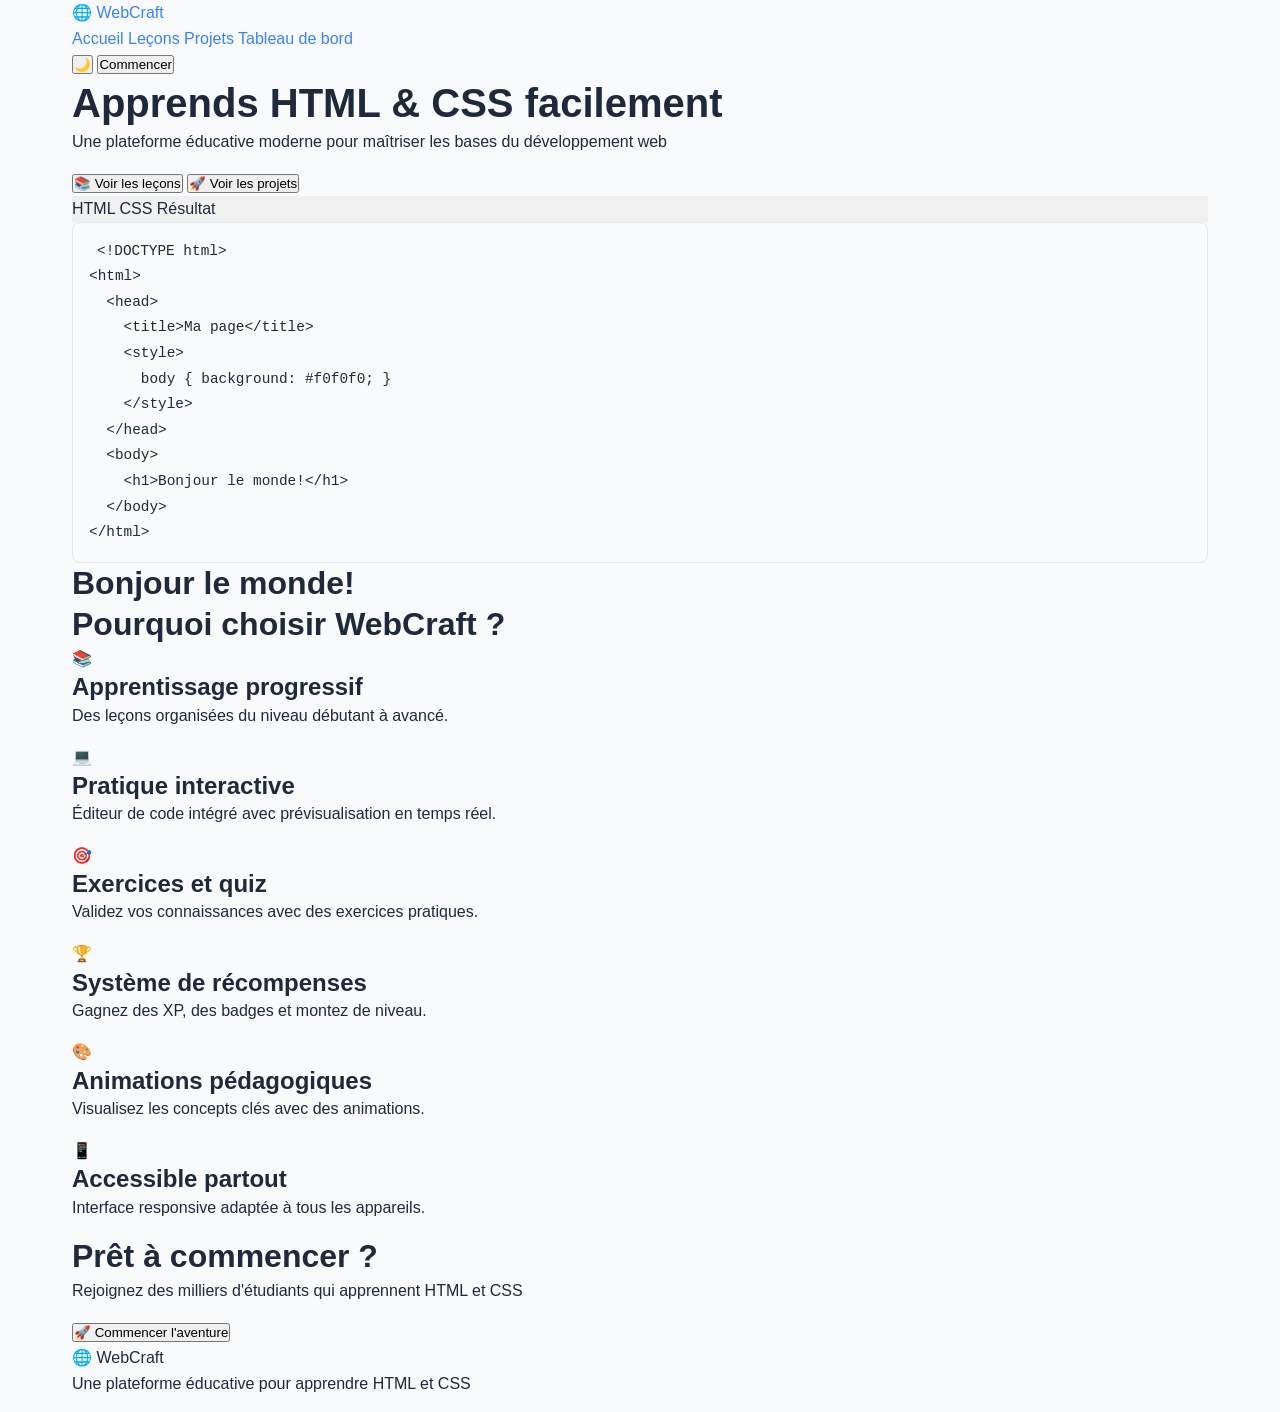
<file: index.html>
<!DOCTYPE html>
<html lang="fr">
<head>
    <meta charset="UTF-8">
    <meta name="viewport" content="width=device-width, initial-scale=1.0">
    <title>WebCraft - Apprendre HTML et CSS</title>
    <link rel="stylesheet" href="css/main.css">
    <link rel="stylesheet" href="css/themes/light.css" id="theme-stylesheet">
</head>
<body>
    <header class="header">
        <div class="container">
            <a href="index.html" class="logo">
                <span class="logo-icon">🌐</span>
                <span class="logo-text">WebCraft</span>
            </a>
            <nav class="navbar">
                <a href="index.html" class="nav-link active">Accueil</a>
                <a href="lessons.html" class="nav-link">Leçons</a>
                <a href="projects.html" class="nav-link">Projets</a>
                <a href="dashboard.html" class="nav-link">Tableau de bord</a>
            </nav>
            <div class="header-actions">
                <button class="btn btn-icon theme-toggle" id="theme-toggle">
                    <span class="icon">🌙</span>
                </button>
                <button class="btn btn-primary" onclick="window.location.href='lessons.html'">Commencer</button>
            </div>
        </div>
    </header>

    <main>
        <section class="hero">
            <div class="container">
                <div class="hero-content">
                    <h1 class="hero-title">Apprends <span class="highlight">HTML & CSS</span> facilement</h1>
                    <p class="hero-subtitle">Une plateforme éducative moderne pour maîtriser les bases du développement web</p>
                    <div class="hero-buttons">
                        <button class="btn btn-primary btn-large" onclick="window.location.href='lessons.html'">
                            <span class="icon">📚</span> Voir les leçons
                        </button>
                        <button class="btn btn-secondary btn-large" onclick="window.location.href='projects.html'">
                            <span class="icon">🚀</span> Voir les projets
                        </button>
                    </div>
                </div>
                <div class="hero-illustration">
                    <div class="code-preview">
                        <div class="code-header">
                            <span class="code-tab active">HTML</span>
                            <span class="code-tab">CSS</span>
                            <span class="code-tab">Résultat</span>
                        </div>
                        <pre class="code-block"><code>&lt;!DOCTYPE html&gt;
&lt;html&gt;
  &lt;head&gt;
    &lt;title&gt;Ma page&lt;/title&gt;
    &lt;style&gt;
      body { background: #f0f0f0; }
    &lt;/style&gt;
  &lt;/head&gt;
  &lt;body&gt;
    &lt;h1&gt;Bonjour le monde!&lt;/h1&gt;
  &lt;/body&gt;
&lt;/html&gt;</code></pre>
                        <div class="preview-frame">
                            <h2>Bonjour le monde!</h2>
                        </div>
                    </div>
                </div>
            </div>
        </section>

        <section class="features">
            <div class="container">
                <h2 class="section-title">Pourquoi choisir WebCraft ?</h2>
                <div class="features-grid">
                    <div class="feature-card">
                        <div class="feature-icon">📚</div>
                        <h3>Apprentissage progressif</h3>
                        <p>Des leçons organisées du niveau débutant à avancé.</p>
                    </div>
                    <div class="feature-card">
                        <div class="feature-icon">💻</div>
                        <h3>Pratique interactive</h3>
                        <p>Éditeur de code intégré avec prévisualisation en temps réel.</p>
                    </div>
                    <div class="feature-card">
                        <div class="feature-icon">🎯</div>
                        <h3>Exercices et quiz</h3>
                        <p>Validez vos connaissances avec des exercices pratiques.</p>
                    </div>
                    <div class="feature-card">
                        <div class="feature-icon">🏆</div>
                        <h3>Système de récompenses</h3>
                        <p>Gagnez des XP, des badges et montez de niveau.</p>
                    </div>
                    <div class="feature-card">
                        <div class="feature-icon">🎨</div>
                        <h3>Animations pédagogiques</h3>
                        <p>Visualisez les concepts clés avec des animations.</p>
                    </div>
                    <div class="feature-card">
                        <div class="feature-icon">📱</div>
                        <h3>Accessible partout</h3>
                        <p>Interface responsive adaptée à tous les appareils.</p>
                    </div>
                </div>
            </div>
        </section>

        <section class="cta">
            <div class="container">
                <h2 class="section-title">Prêt à commencer ?</h2>
                <p class="cta-subtitle">Rejoignez des milliers d'étudiants qui apprennent HTML et CSS</p>
                <button class="btn btn-primary btn-xlarge" onclick="window.location.href='lessons.html'">
                    <span class="icon">🚀</span> Commencer l'aventure
                </button>
            </div>
        </section>
    </main>

    <footer class="footer">
        <div class="container">
            <div class="footer-content">
                <div class="footer-brand">
                    <span class="logo-icon">🌐</span>
                    <span class="logo-text">WebCraft</span>
                </div>
                <p class="footer-text">Une plateforme éducative pour apprendre HTML et CSS</p>
            </div>
        </div>
    </footer>

    <script src="js/main.js"></script>
</body>
</html>
</file>
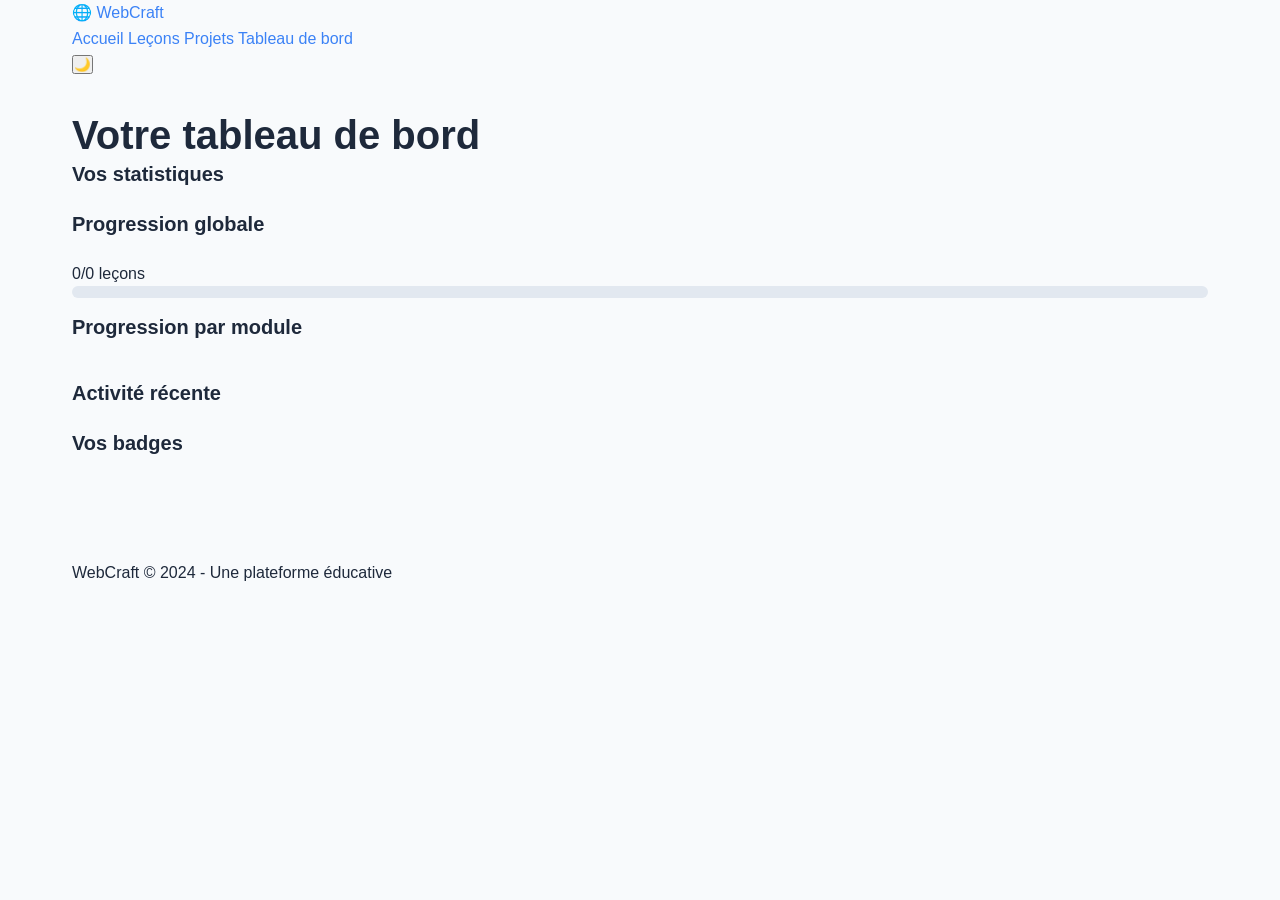
<file: dashboard.html>
<!DOCTYPE html>
<html lang="fr">
<head>
    <meta charset="UTF-8">
    <meta name="viewport" content="width=device-width, initial-scale=1.0">
    <title>Tableau de bord - WebCraft</title>
    <link rel="stylesheet" href="css/main.css">
    <link rel="stylesheet" href="css/pages/dashboard.css">
    <link rel="stylesheet" href="css/themes/light.css" id="theme-stylesheet">
</head>
<body>
    <header class="header">
        <div class="container">
            <a href="index.html" class="logo">
                <span class="logo-icon">🌐</span>
                <span class="logo-text">WebCraft</span>
            </a>
            <nav class="navbar">
                <a href="index.html" class="nav-link">Accueil</a>
                <a href="lessons.html" class="nav-link">Leçons</a>
                <a href="projects.html" class="nav-link">Projets</a>
                <a href="dashboard.html" class="nav-link active">Tableau de bord</a>
            </nav>
            <div class="header-actions">
                <button class="btn btn-icon theme-toggle" id="theme-toggle">
                    <span class="icon">🌙</span>
                </button>
            </div>
        </div>
    </header>

    <main>
        <section class="dashboard">
            <div class="container">
                <h1 class="page-title">Votre tableau de bord</h1>

                <section class="user-stats">
                    <h2 class="section-title">Vos statistiques</h2>
                    <div class="stats-grid" id="user-stats">
                        <!-- Les stats seront chargées dynamiquement par JavaScript -->
                    </div>
                </section>

                <section class="progress-overview">
                    <h2 class="section-title">Progression globale</h2>
                    <div class="progress-bar-container">
                        <div class="progress-label" id="global-progress-label">0/0 leçons</div>
                        <div class="progress-bar">
                            <div class="progress-fill" id="global-progress-fill" style="width: 0%"></div>
                        </div>
                    </div>
                </section>

                <section class="course-progress">
                    <h2 class="section-title">Progression par module</h2>
                    <div class="courses-list" id="courses-list">
                        <!-- Les cours seront chargés dynamiquement -->
                    </div>
                </section>

                <section class="recent-activity">
                    <h2 class="section-title">Activité récente</h2>
                    <div class="activity-list" id="activity-list">
                        <!-- L'activité sera chargée dynamiquement -->
                    </div>
                </section>

                <section class="badges-section">
                    <h2 class="section-title">Vos badges</h2>
                    <div class="badges-grid" id="badges-grid">
                        <!-- Les badges seront chargés dynamiquement -->
                    </div>
                </section>
            </div>
        </section>
    </main>

    <footer class="footer">
        <div class="container">
            <p>WebCraft © 2024 - Une plateforme éducative</p>
        </div>
    </footer>

    <script src="js/main.js"></script>
    <script src="js/models/UserProgress.js"></script>
    <script src="js/data/loader.js"></script>
    <script>
        // Charger les données et initialiser le dashboard
        document.addEventListener('DOMContentLoaded', function() {
            const userProgress = new UserProgress();
            const coursesData = loader.loadCourses();

            // Initialiser le dashboard avec les données
            // (Le code complet serait dans js/views/DashboardView.js)
        });
    </script>
</body>
</html>
</file>
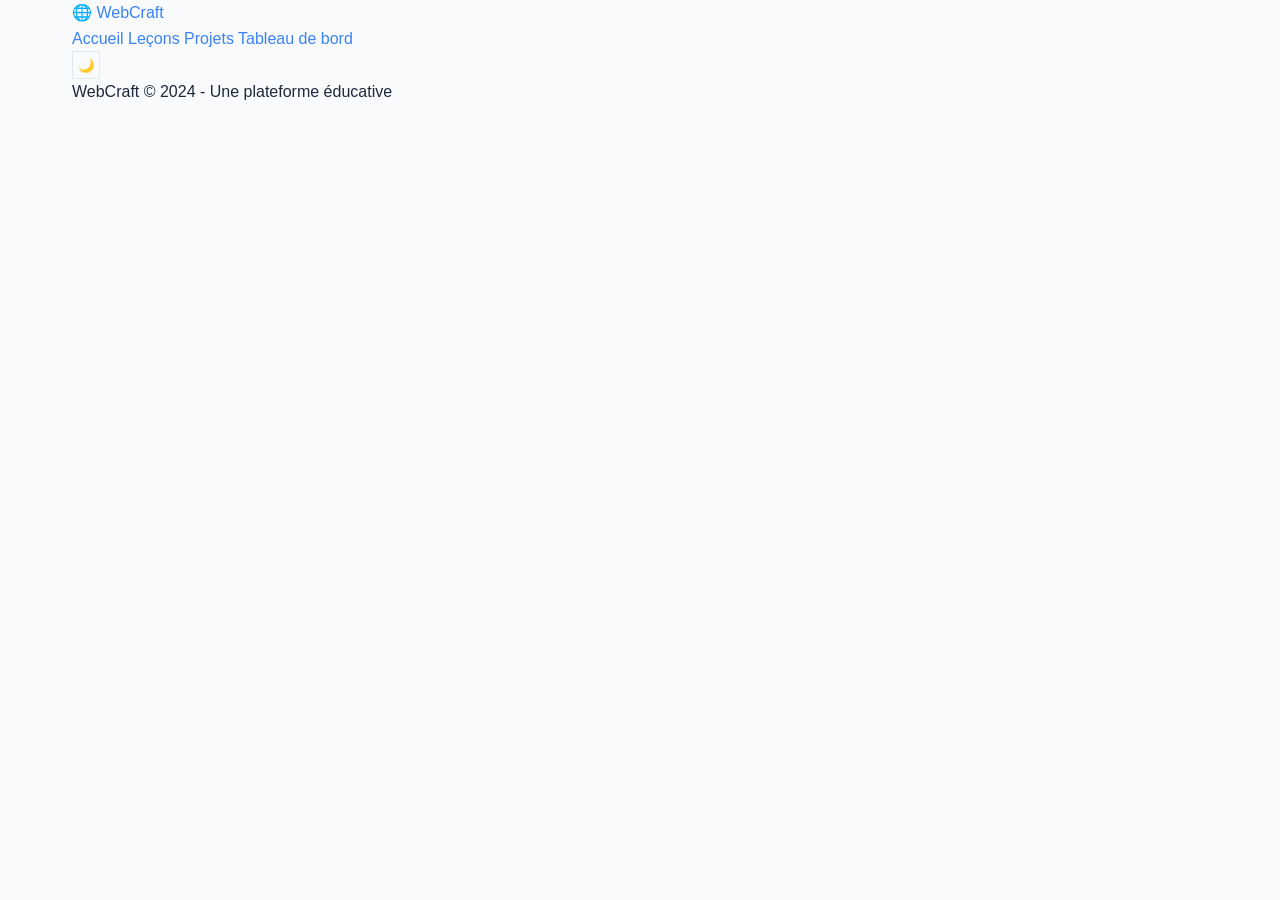
<file: editor.html>
<!DOCTYPE html>
<html lang="fr">
<head>
    <meta charset="UTF-8">
    <meta name="viewport" content="width=device-width, initial-scale=1.0">
    <title>Éditeur de code - WebCraft</title>
    <link rel="stylesheet" href="css/main.css">
    <link rel="stylesheet" href="css/pages/editor.css">
    <link rel="stylesheet" href="css/themes/light.css" id="theme-stylesheet">
</head>
<body>
    <header class="header">
        <div class="container">
            <a href="index.html" class="logo">
                <span class="logo-icon">🌐</span>
                <span class="logo-text">WebCraft</span>
            </a>
            <nav class="navbar">
                <a href="index.html" class="nav-link">Accueil</a>
                <a href="lessons.html" class="nav-link">Leçons</a>
                <a href="projects.html" class="nav-link">Projets</a>
                <a href="dashboard.html" class="nav-link">Tableau de bord</a>
            </nav>
            <div class="header-actions">
                <button class="btn btn-icon theme-toggle" id="theme-toggle">
                    <span class="icon">🌙</span>
                </button>
            </div>
        </div>
    </header>

    <main>
        <section class="editor">
            <div class="container">
                <div id="editor-container">
                    <!-- Le contenu de l'éditeur sera chargé dynamiquement -->
                </div>
            </div>
        </section>
    </main>

    <footer class="footer">
        <div class="container">
            <p>WebCraft © 2024 - Une plateforme éducative</p>
        </div>
    </footer>

    <script src="js/main.js"></script>
    <script src="js/models/UserProgress.js"></script>
    <script src="js/data/loader.js"></script>
    <script src="js/components/CodeEditor.js"></script>
    <script src="js/views/EditorView.js"></script>
    <script>
        document.addEventListener('DOMContentLoaded', function() {
            const userProgress = new UserProgress();
            const coursesData = loader.loadCourses();
            new EditorView(userProgress, coursesData);
        });
    </script>
</body>
</html>
</file>
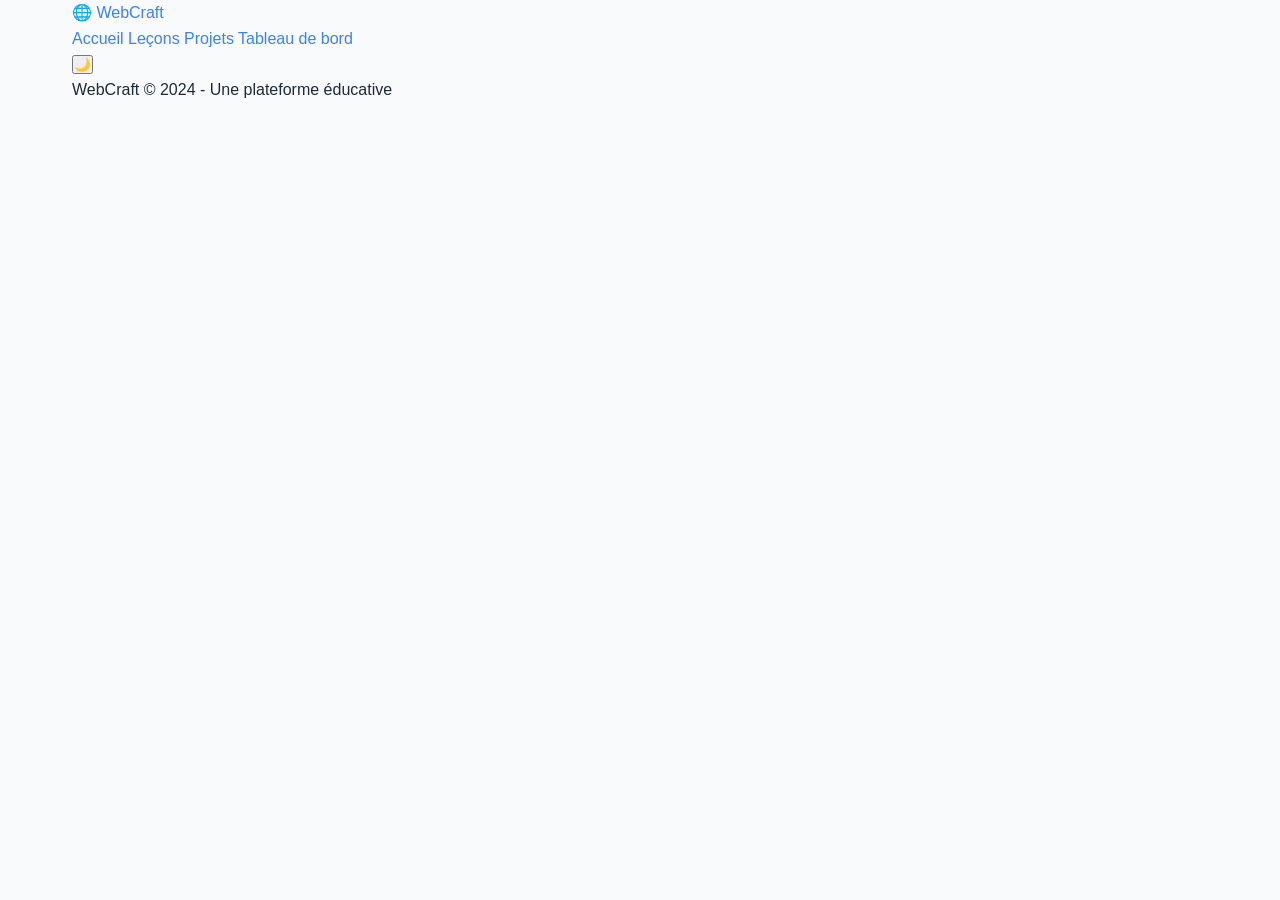
<file: lesson.html>
<!DOCTYPE html>
<html lang="fr">
<head>
    <meta charset="UTF-8">
    <meta name="viewport" content="width=device-width, initial-scale=1.0">
    <title>Leçon - WebCraft</title>
    <link rel="stylesheet" href="css/main.css">
    <link rel="stylesheet" href="css/pages/lesson.css">
    <link rel="stylesheet" href="css/themes/light.css" id="theme-stylesheet">
</head>
<body>
    <header class="header">
        <div class="container">
            <a href="index.html" class="logo">
                <span class="logo-icon">🌐</span>
                <span class="logo-text">WebCraft</span>
            </a>
            <nav class="navbar">
                <a href="index.html" class="nav-link">Accueil</a>
                <a href="lessons.html" class="nav-link">Leçons</a>
                <a href="projects.html" class="nav-link">Projets</a>
                <a href="dashboard.html" class="nav-link">Tableau de bord</a>
            </nav>
            <div class="header-actions">
                <button class="btn btn-icon theme-toggle" id="theme-toggle">
                    <span class="icon">🌙</span>
                </button>
            </div>
        </div>
    </header>

    <main>
        <section class="lesson">
            <div class="container">
                <div id="lesson-container">
                    <!-- Le contenu de la leçon sera chargé dynamiquement -->
                </div>
            </div>
        </section>
    </main>

    <footer class="footer">
        <div class="container">
            <p>WebCraft © 2024 - Une plateforme éducative</p>
        </div>
    </footer>

    <script src="js/main.js"></script>
    <script src="js/data/loader.js"></script>
    <script src="js/models/UserProgress.js"></script>
    <script src="js/views/LessonView.js"></script>
    <script>
        document.addEventListener('DOMContentLoaded', function() {
            const urlParams = new URLSearchParams(window.location.search);
            const lessonId = urlParams.get('lesson');

            if (lessonId) {
                const coursesData = loader.loadCourses();
                const lessonData = loader.findLessonById(lessonId, coursesData);
                const userProgress = new UserProgress();

                if (lessonData) {
                    new LessonView(lessonData, userProgress, coursesData);
                }
            }
        });
    </script>
</body>
</html>
</file>
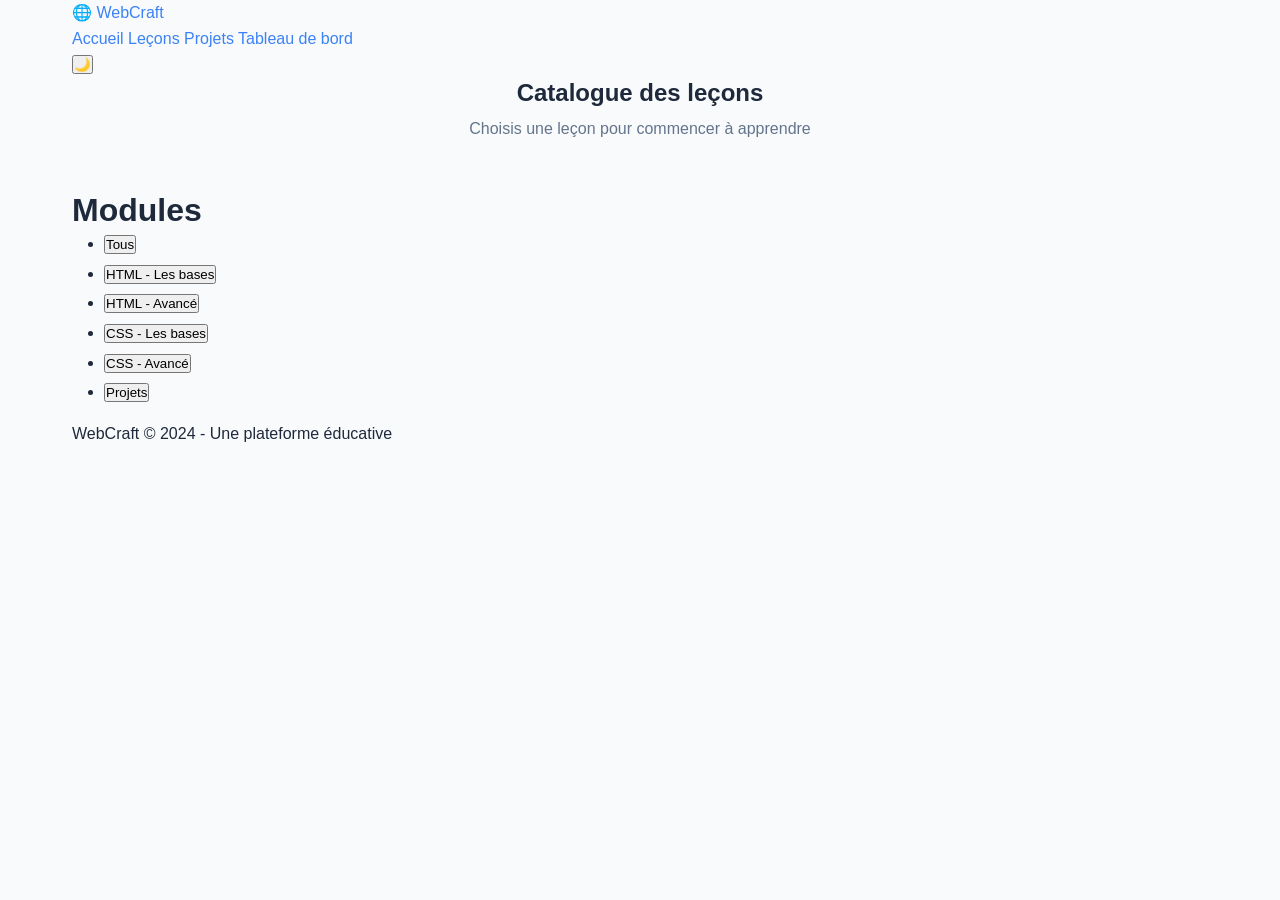
<file: lessons.html>
<!DOCTYPE html>
<html lang="fr">
<head>
    <meta charset="UTF-8">
    <meta name="viewport" content="width=device-width, initial-scale=1.0">
    <title>Leçons - WebCraft</title>
    <link rel="stylesheet" href="css/main.css">
    <link rel="stylesheet" href="css/pages/lessons.css">
    <link rel="stylesheet" href="css/themes/light.css" id="theme-stylesheet">
</head>
<body>
    <header class="header">
        <div class="container">
            <a href="index.html" class="logo">
                <span class="logo-icon">🌐</span>
                <span class="logo-text">WebCraft</span>
            </a>
            <nav class="navbar">
                <a href="index.html" class="nav-link">Accueil</a>
                <a href="lessons.html" class="nav-link active">Leçons</a>
                <a href="projects.html" class="nav-link">Projets</a>
                <a href="dashboard.html" class="nav-link">Tableau de bord</a>
            </nav>
            <div class="header-actions">
                <button class="btn btn-icon theme-toggle" id="theme-toggle">
                    <span class="icon">🌙</span>
                </button>
            </div>
        </div>
    </header>

    <main>
        <section class="lessons">
            <div class="container">
                <header class="lessons-header">
                    <h1 class="page-title">Catalogue des leçons</h1>
                    <p class="page-subtitle">Choisis une leçon pour commencer à apprendre</p>
                </header>

                <nav class="course-nav">
                    <h2 class="nav-title">Modules</h2>
                    <ul class="course-nav-list">
                        <li><button class="course-nav-link active" data-course-id="all">Tous</button></li>
                        <li><button class="course-nav-link" data-course-id="html-basics">HTML - Les bases</button></li>
                        <li><button class="course-nav-link" data-course-id="html-advanced">HTML - Avancé</button></li>
                        <li><button class="course-nav-link" data-course-id="css-basics">CSS - Les bases</button></li>
                        <li><button class="course-nav-link" data-course-id="css-advanced">CSS - Avancé</button></li>
                        <li><button class="course-nav-link" data-course-id="projects">Projets</button></li>
                    </ul>
                </nav>

                <div class="lessons-grid" id="lessons-grid">
                    <!-- Les leçons seront chargées dynamiquement par JavaScript -->
                </div>
            </div>
        </section>
    </main>

    <footer class="footer">
        <div class="container">
            <p>WebCraft © 2024 - Une plateforme éducative</p>
        </div>
    </footer>

    <script src="js/main.js"></script>
    <script src="js/data/loader.js"></script>
    <script src="js/models/UserProgress.js"></script>
    <script>
        document.addEventListener('DOMContentLoaded', function() {
            const coursesData = loader.loadCourses();
            const userProgress = new UserProgress();
            // Initialisation du catalogue des leçons
        });
    </script>
</body>
</html>
</file>
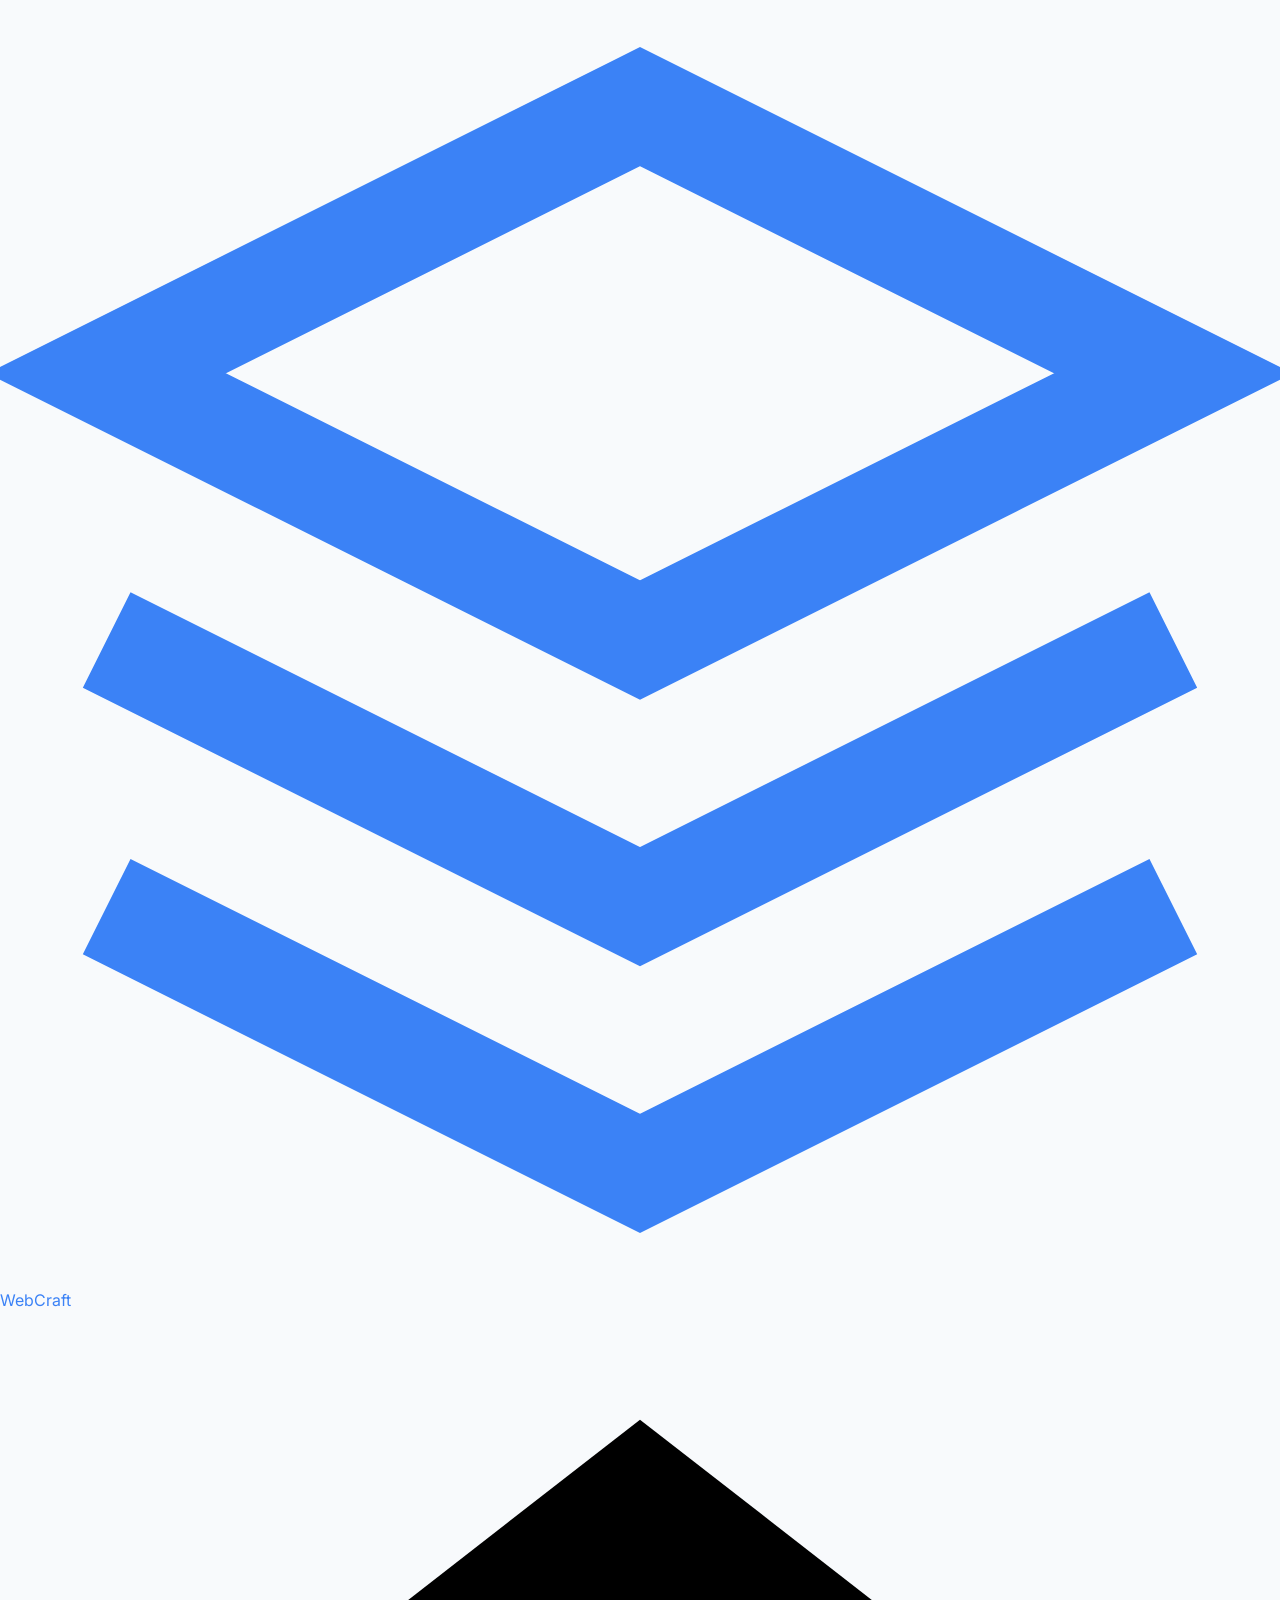
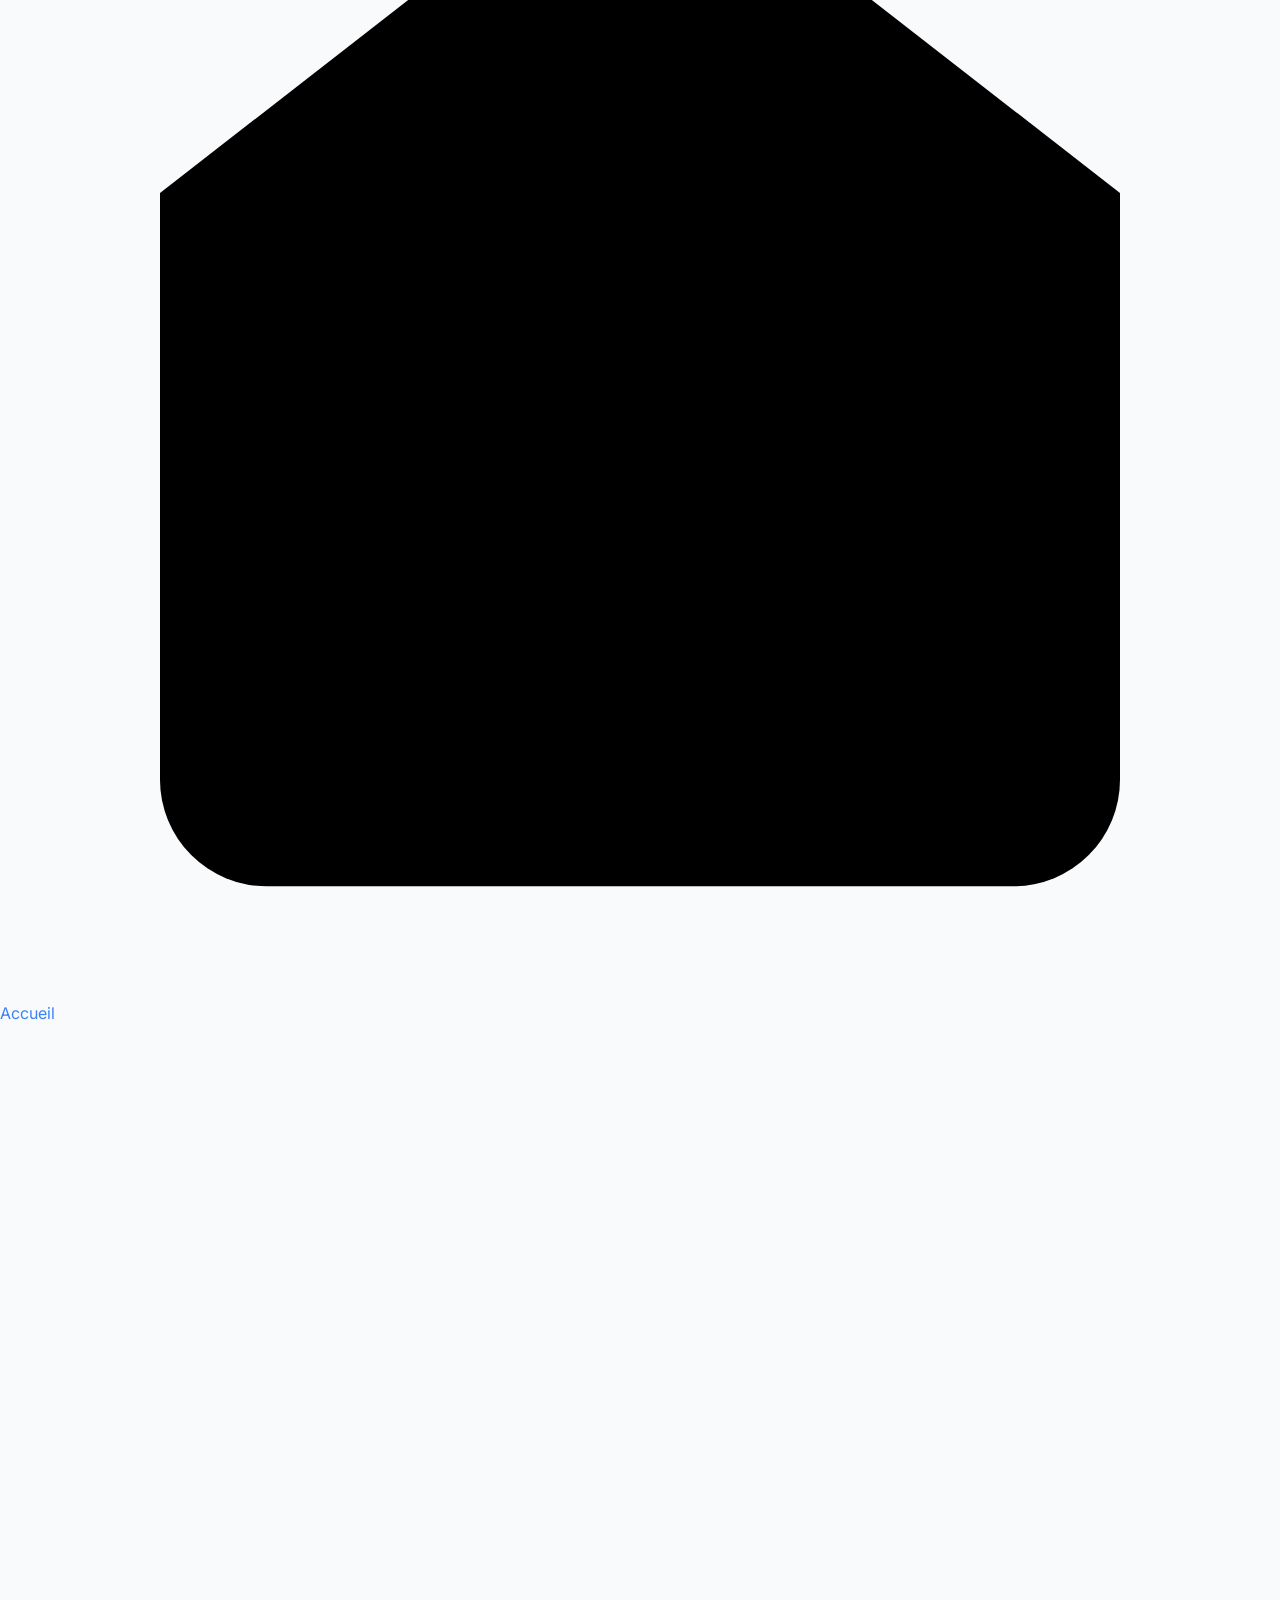
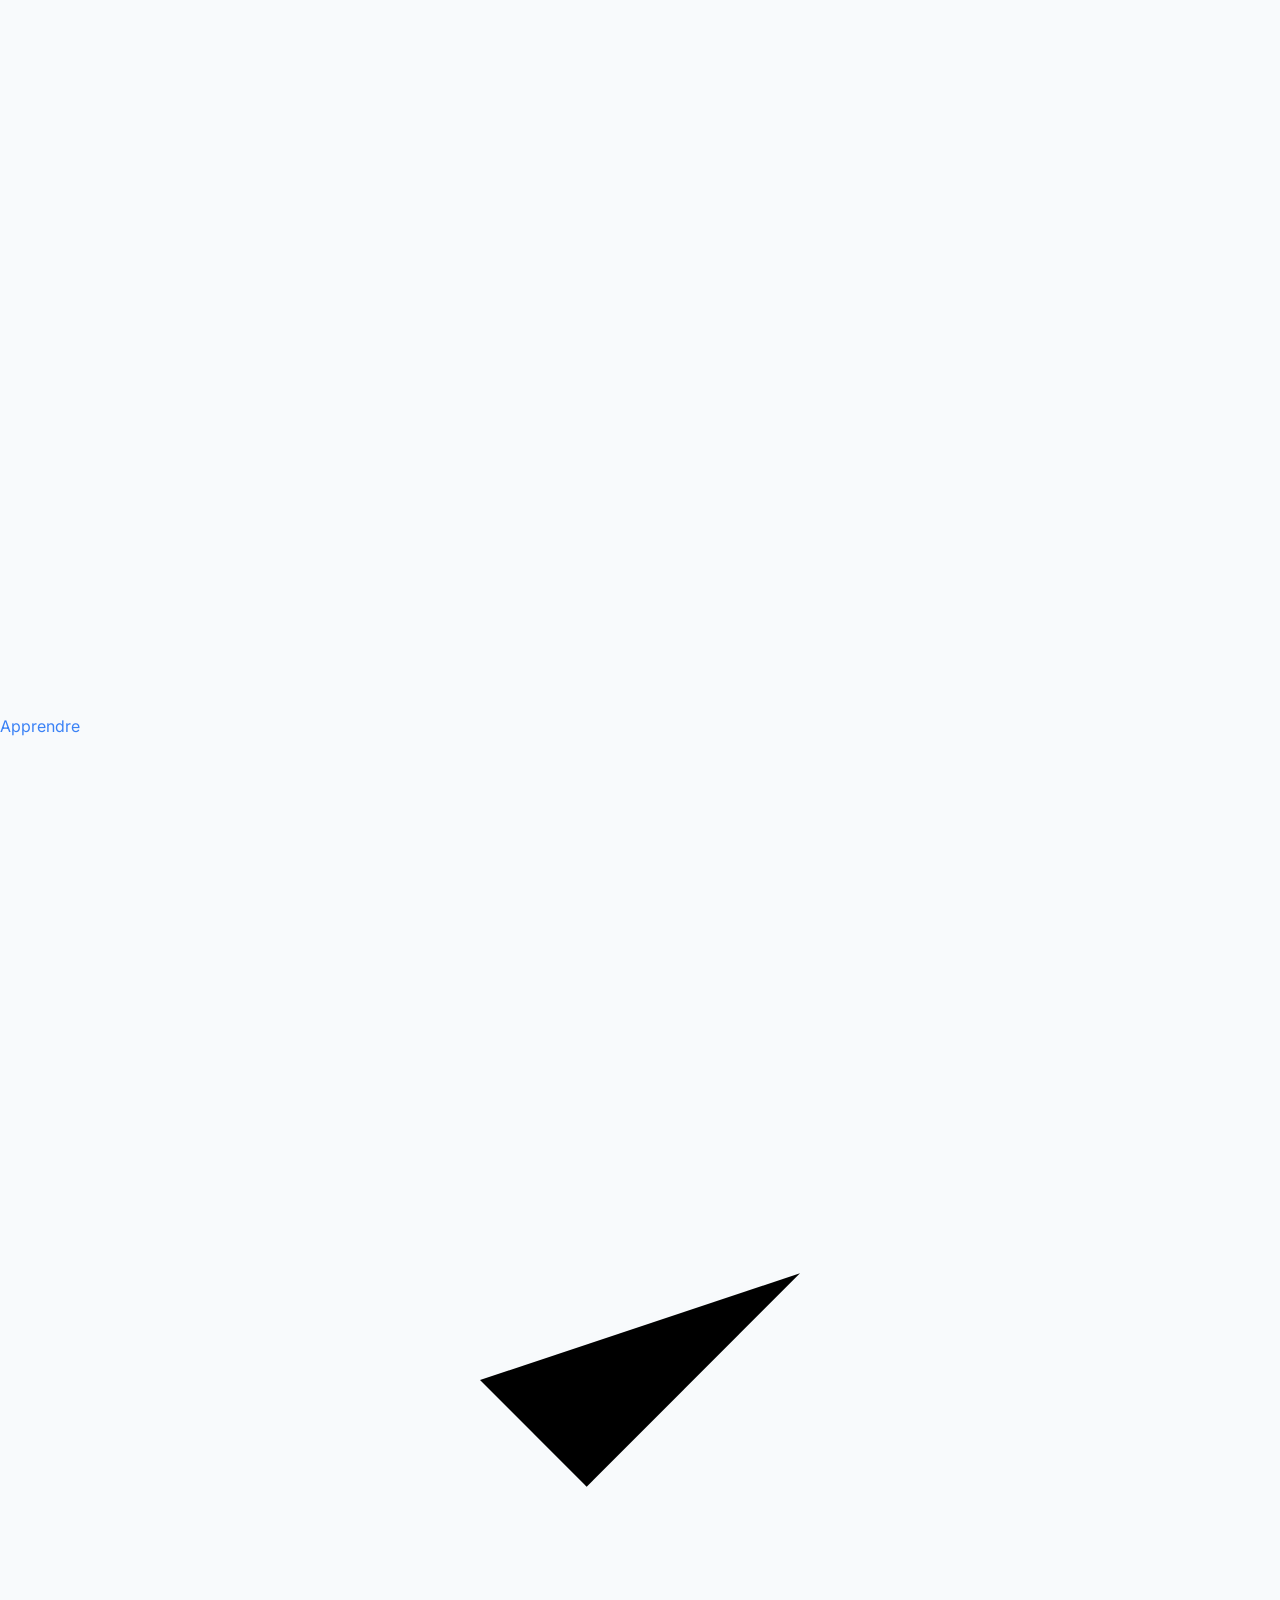
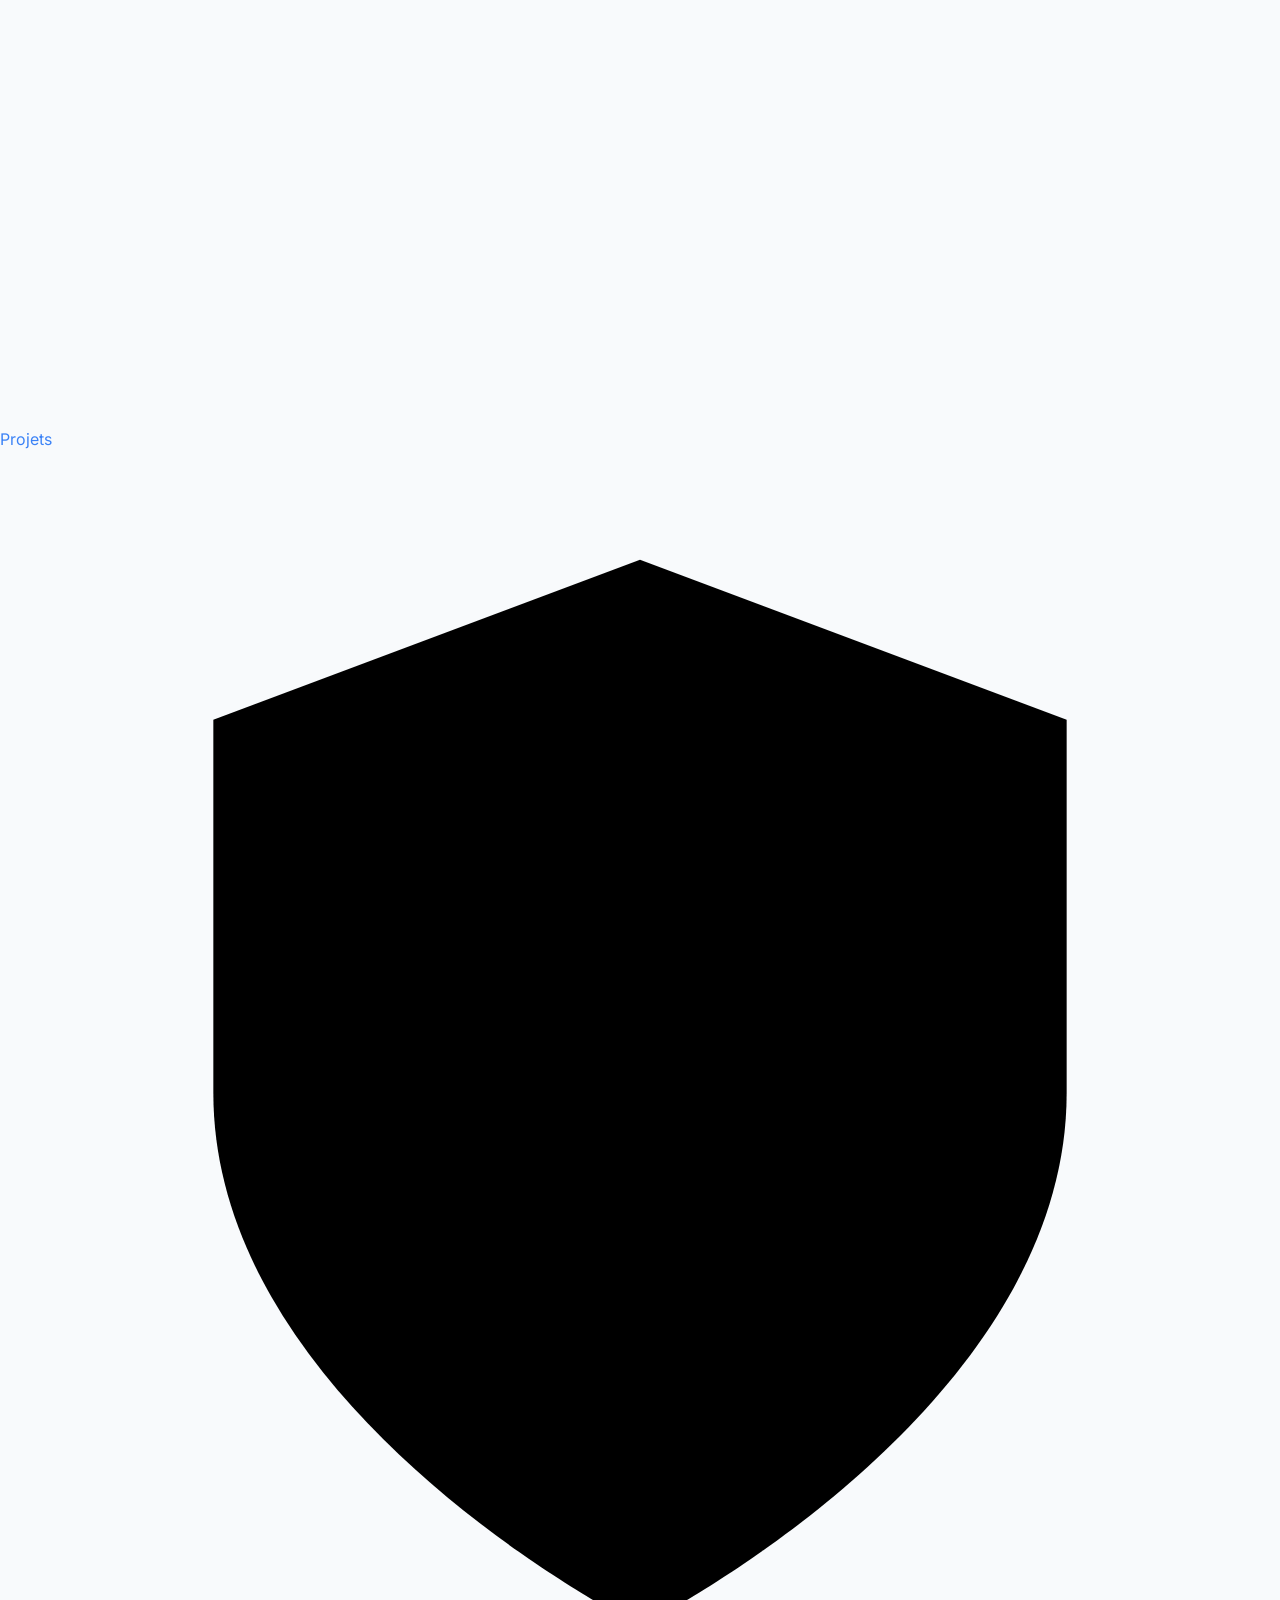
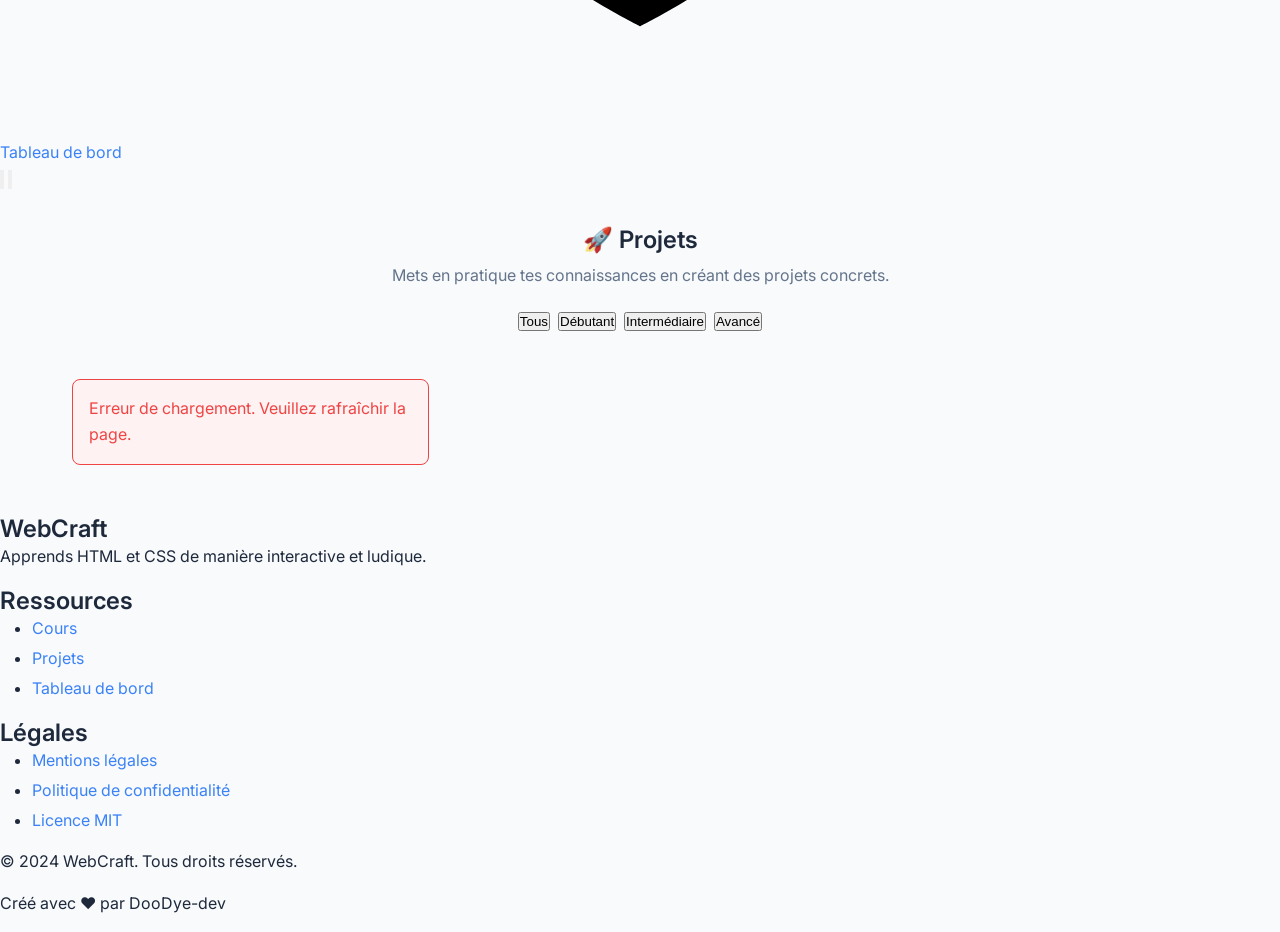
<file: projects.html>
<!DOCTYPE html>
<html lang="fr">
<head>
    <meta charset="UTF-8">
    <meta name="viewport" content="width=device-width, initial-scale=1.0">
    <meta name="description" content="Projets - WebCraft">
    <title>Projets - WebCraft</title>
    <link rel="stylesheet" href="css/main.css">
    <link rel="stylesheet" href="css/pages/projects.css">
    <link rel="preconnect" href="https://fonts.googleapis.com">
    <link rel="preconnect" href="https://fonts.gstatic.com" crossorigin>
    <link href="https://fonts.googleapis.com/css2?family=Inter:wght@400;500;600;700&family=Fira+Code:wght@400;500&display=swap" rel="stylesheet">
</head>
<body>
    <header class="navbar">
        <div class="navbar-container">
            <a href="index.html" class="navbar-brand">
                <svg class="logo" viewBox="0 0 24 24" fill="none" stroke="currentColor" stroke-width="2">
                    <path d="M12 2L2 7l10 5 10-5-10-5z"/>
                    <path d="M2 17l10 5 10-5M2 12l10 5 10-5"/>
                </svg>
                <span class="brand-name">WebCraft</span>
            </a>
            <nav class="navbar-nav">
                <a href="index.html" class="nav-link">
                    <svg viewBox="0 0 24 24"><path d="M3 9l9-7 9 7v11a2 2 0 0 1-2 2H5a2 2 0 0 1-2-2z"/></svg>
                    Accueil
                </a>
                <a href="lessons.html" class="nav-link">
                    <svg viewBox="0 0 24 24"><path d="M12 2v20M17 21H9"/></svg>
                    Apprendre
                </a>
                <a href="projects.html" class="nav-link active">
                    <svg viewBox="0 0 24 24"><path d="M9 12l2 2 4-4"/></svg>
                    Projets
                </a>
                <a href="dashboard.html" class="nav-link">
                    <svg viewBox="0 0 24 24"><path d="M12 22s8-4 8-10V5l-8-3-8 3v7c0 6 8 10 8 10z"/></svg>
                    Tableau de bord
                </a>
            </nav>
            <div class="navbar-actions">
                <button class="btn btn-icon theme-toggle" aria-label="Changer de thème">
                    <svg viewBox="0 0 24 24"><path d="M21 12.79A9 9 0 1 1 11.21 3 7 7 0 0 0 21 12.79z"/></svg>
                </button>
                <button class="btn btn-icon mobile-menu-btn" aria-label="Menu">
                    <svg viewBox="0 0 24 24"><path d="M3 12h18M3 6h18M3 18h18"/></svg>
                </button>
            </div>
        </div>
    </header>

    <main class="projects-page">
        <div class="projects-container">
            <div class="projects-header">
                <h1>🚀 Projets</h1>
                <p>Mets en pratique tes connaissances en créant des projets concrets.</p>
                <div class="projects-filters">
                    <button class="filter-btn active" data-filter="all">Tous</button>
                    <button class="filter-btn" data-filter="beginner">Débutant</button>
                    <button class="filter-btn" data-filter="intermediate">Intermédiaire</button>
                    <button class="filter-btn" data-filter="advanced">Avancé</button>
                </div>
            </div>

            <div class="projects-grid" id="projects-grid">
                <div class="loading-placeholder">
                    <div class="spinner"></div>
                    <p>Chargement des projets...</p>
                </div>
            </div>
        </div>
    </main>

    <footer class="footer">
        <div class="footer-container">
            <div class="footer-section">
                <h3 class="footer-title">WebCraft</h3>
                <p class="footer-description">Apprends HTML et CSS de manière interactive et ludique.</p>
            </div>
            <div class="footer-section">
                <h3 class="footer-title">Ressources</h3>
                <ul class="footer-links">
                    <li><a href="lessons.html">Cours</a></li>
                    <li><a href="projects.html">Projets</a></li>
                    <li><a href="dashboard.html">Tableau de bord</a></li>
                </ul>
            </div>
            <div class="footer-section">
                <h3 class="footer-title">Légales</h3>
                <ul class="footer-links">
                    <li><a href="#">Mentions légales</a></li>
                    <li><a href="#">Politique de confidentialité</a></li>
                    <li><a href="LICENSE">Licence MIT</a></li>
                </ul>
            </div>
        </div>
        <div class="footer-bottom">
            <p>&copy; 2024 WebCraft. Tous droits réservés.</p>
            <p>Créé avec ❤️ par DooDye-dev</p>
        </div>
    </footer>

    <script src="js/main.js"></script>
    <script src="js/data/loader.js"></script>
    <script src="js/models/UserProgress.js"></script>
    <script src="js/views/ProjectsView.js"></script>
    <script>
        document.addEventListener('DOMContentLoaded', async function() {
            try {
                const projectsData = await fetch('data/projects.json').then(res => {
                    if (!res.ok) return [];
                    return res.json();
                });

                const userProgress = new UserProgress();
                await userProgress.load();

                const projectsView = new ProjectsView(projectsData, userProgress);
                projectsView.render();

                const filterBtns = document.querySelectorAll('.filter-btn');
                filterBtns.forEach(btn => {
                    btn.addEventListener('click', () => {
                        filterBtns.forEach(b => b.classList.remove('active'));
                        btn.classList.add('active');
                        projectsView.filter(btn.dataset.filter);
                    });
                });

            } catch (error) {
                console.error('Erreur lors du chargement des projets:', error);
                document.getElementById('projects-grid').innerHTML =
                    '<p class="error">Erreur de chargement. Veuillez rafraîchir la page.</p>';
            }
        });
    </script>
</body>
</html>
</file>
<file: css/main.css>
/* ===================================================================
   WebCraft - Main CSS
   =================================================================== */

/* CSS Reset */
*, *::before, *::after {
    box-sizing: border-box;
    margin: 0;
    padding: 0;
}

:root {
    /* Primary Colors */
    --color-primary: #3B82F6;
    --color-primary-dark: #1D4ED8;
    --color-primary-light: #93C5FD;
    --color-primary-50: #EFF6FF;
    --color-primary-100: #DBEAFE;

    /* Secondary Colors */
    --color-secondary: #8B5CF6;
    --color-secondary-dark: #7C3AED;
    --color-secondary-light: #C4B5FD;
    --color-secondary-50: #F5F3FF;
    --color-secondary-100: #EDE9FE;

    /* Accent Colors */
    --color-accent: #F97316;
    --color-accent-light: #FBBF24;
    --color-accent-50: #FFF7ED;

    /* Semantic Colors */
    --color-success: #10B981;
    --color-success-light: #34D399;
    --color-success-50: #ECFDF5;
    --color-warning: #F59E0B;
    --color-warning-light: #FBBF24;
    --color-warning-50: #FFFBEB;
    --color-error: #EF4444;
    --color-error-light: #F87171;
    --color-error-50: #FEF2F2;

    /* Neutral Colors */
    --color-background: #F8FAFC;
    --color-surface: #FFFFFF;
    --color-text-primary: #1E293B;
    --color-text-secondary: #64748B;
    --color-text-muted: #94A3B8;
    --color-border: #E2E8F0;
    --color-border-dark: #CBD5E1;

    /* Gradients */
    --gradient-primary: linear-gradient(135deg, #3B82F6 0%, #8B5CF6 100%);
    --gradient-success: linear-gradient(135deg, #10B981 0%, #3B82F6 100%);

    /* Typography */
    --font-primary: 'Inter', -apple-system, BlinkMacSystemFont, sans-serif;
    --font-code: 'Fira Code', monospace;

    /* Font Sizes */
    --text-xs: 0.75rem;
    --text-sm: 0.875rem;
    --text-base: 1rem;
    --text-lg: 1.125rem;
    --text-xl: 1.25rem;
    --text-2xl: 1.5rem;
    --text-3xl: 2rem;
    --text-4xl: 2.5rem;

    /* Spacing */
    --space-xs: 0.25rem;
    --space-sm: 0.5rem;
    --space-md: 1rem;
    --space-lg: 1.5rem;
    --space-xl: 2rem;
    --space-2xl: 3rem;
    --space-3xl: 4rem;

    /* Border Radius */
    --radius-sm: 0.375rem;
    --radius-md: 0.5rem;
    --radius-lg: 0.75rem;
    --radius-xl: 1rem;
    --radius-full: 9999px;

    /* Shadows */
    --shadow-sm: 0 1px 2px 0 rgb(0 0 0 / 0.05);
    --shadow-md: 0 4px 6px -1px rgb(0 0 0 / 0.1), 0 2px 4px -2px rgb(0 0 0 / 0.1);
    --shadow-lg: 0 10px 15px -3px rgb(0 0 0 / 0.1), 0 4px 6px -4px rgb(0 0 0 / 0.1);
    --shadow-xl: 0 20px 25px -5px rgb(0 0 0 / 0.1), 0 8px 10px -6px rgb(0 0 0 / 0.1);

    /* Transitions */
    --transition-fast: 150ms ease;
    --transition-base: 200ms ease;
    --transition-slow: 300ms ease;

    /* Z-Index */
    --z-dropdown: 100;
    --z-sticky: 200;
    --z-fixed: 300;
    --z-modal-backdrop: 400;
    --z-modal: 500;
    --z-tooltip: 600;
}

/* Dark Theme Variables */
[data-theme="dark"] {
    --color-background: #0F172A;
    --color-surface: #1E293B;
    --color-text-primary: #F8FAFC;
    --color-text-secondary: #CBD5E1;
    --color-text-muted: #94A3B8;
    --color-border: #334155;
    --color-border-dark: #475569;

    --color-primary: #60A5FA;
    --color-primary-dark: #4F89D1;
    --color-primary-light: #93C5FD;
    --color-primary-50: #1E293B;
    --color-primary-100: #334155;

    --color-secondary: #A78BFA;
    --color-secondary-dark: #8B5CF6;
    --color-secondary-light: #C4B5FD;
    --color-secondary-50: #1E293B;
    --color-secondary-100: #334155;
}

/* Base Styles */
html {
    font-size: 16px;
    scroll-behavior: smooth;
}

body {
    font-family: var(--font-primary);
    font-size: var(--text-base);
    line-height: 1.6;
    color: var(--color-text-primary);
    background-color: var(--color-background);
    -webkit-font-smoothing: antialiased;
    -moz-osx-font-smoothing: grayscale;
}

/* Typography */
h1, h2, h3, h4, h5, h6 {
    font-family: var(--font-primary);
    font-weight: 600;
    line-height: 1.3;
    color: var(--color-text-primary);
}

h1 { font-size: var(--text-4xl); }
h2 { font-size: var(--text-3xl); }
h3 { font-size: var(--text-2xl); }
h4 { font-size: var(--text-xl); }
h5 { font-size: var(--text-lg); }
h6 { font-size: var(--text-base); }

p {
    margin-bottom: var(--space-md);
    color: var(--color-text-primary);
}

a {
    color: var(--color-primary);
    text-decoration: none;
    transition: color var(--transition-fast);
}

a:hover {
    color: var(--color-primary-dark);
}

code, pre {
    font-family: var(--font-code);
}

code {
    background: var(--color-background);
    padding: var(--space-xs) var(--space-sm);
    border-radius: var(--radius-sm);
    font-size: 0.9em;
}

pre {
    background: var(--color-background);
    padding: var(--space-md);
    border-radius: var(--radius-md);
    overflow-x: auto;
    border: 1px solid var(--color-border);
}

/* Images */
img, svg {
    max-width: 100%;
    height: auto;
}

/* Lists */
ul, ol {
    margin-bottom: var(--space-md);
}

ul {
    list-style: disc;
    padding-left: var(--space-xl);
}

ol {
    list-style: decimal;
    padding-left: var(--space-xl);
}

li {
    margin-bottom: var(--space-xs);
}

/* Forms */
input, textarea, select {
    font-family: inherit;
    font-size: var(--text-base);
    padding: var(--space-sm) var(--space-md);
    border: 1px solid var(--color-border);
    border-radius: var(--radius-sm);
    background: var(--color-surface);
    color: var(--color-text-primary);
    transition: border-color var(--transition-fast), box-shadow var(--transition-fast);
}

input:focus, textarea:focus, select:focus {
    outline: none;
    border-color: var(--color-primary);
    box-shadow: 0 0 0 3px var(--color-primary-50);
}

input::placeholder, textarea::placeholder {
    color: var(--color-text-muted);
}

/* Tables */
table {
    width: 100%;
    border-collapse: collapse;
    margin-bottom: var(--space-md);
}

th, td {
    padding: var(--space-sm) var(--space-md);
    text-align: left;
    border-bottom: 1px solid var(--color-border);
}

th {
    font-weight: 600;
    background: var(--color-background);
}

/* Utility Classes */
.container {
    width: 100%;
    max-width: 1200px;
    margin: 0 auto;
    padding: 0 var(--space-xl);
}

.text-center { text-align: center; }
.text-left { text-align: left; }
.text-right { text-align: right; }

.mt-xs { margin-top: var(--space-xs); }
.mt-sm { margin-top: var(--space-sm); }
.mt-md { margin-top: var(--space-md); }
.mt-lg { margin-top: var(--space-lg); }
.mt-xl { margin-top: var(--space-xl); }

.mb-xs { margin-bottom: var(--space-xs); }
.mb-sm { margin-bottom: var(--space-sm); }
.mb-md { margin-bottom: var(--space-md); }
.mb-lg { margin-bottom: var(--space-lg); }
.mb-xl { margin-bottom: var(--space-xl); }

.flex { display: flex; }
.flex-col { flex-direction: column; }
.items-center { align-items: center; }
.justify-center { justify-content: center; }
.justify-between { justify-content: space-between; }
.gap-xs { gap: var(--space-xs); }
.gap-sm { gap: var(--space-sm); }
.gap-md { gap: var(--space-md); }
.gap-lg { gap: var(--space-lg); }

.hidden { display: none; }
.visible { display: block; }

/* Scrollbar */
::-webkit-scrollbar {
    width: 8px;
    height: 8px;
}

::-webkit-scrollbar-track {
    background: var(--color-background);
}

::-webkit-scrollbar-thumb {
    background: var(--color-border);
    border-radius: var(--radius-full);
}

::-webkit-scrollbar-thumb:hover {
    background: var(--color-border-dark);
}

/* Selection */
::selection {
    background: var(--color-primary-100);
    color: var(--color-primary-dark);
}

/* Focus Visible */
:focus-visible {
    outline: 2px solid var(--color-primary);
    outline-offset: 2px;
}

/* Skip Link */
.skip-link {
    position: absolute;
    top: -40px;
    left: 0;
    background: var(--color-primary);
    color: white;
    padding: var(--space-sm) var(--space-md);
    z-index: 100;
    transition: top 0.3s;
}

.skip-link:focus {
    top: 0;
}

/* Loading States */
.loading-placeholder {
    display: flex;
    flex-direction: column;
    align-items: center;
    justify-content: center;
    padding: var(--space-3xl);
    color: var(--color-text-muted);
}

.spinner {
    width: 40px;
    height: 40px;
    border: 3px solid var(--color-border);
    border-top-color: var(--color-primary);
    border-radius: 50%;
    animation: spin 1s linear infinite;
    margin-bottom: var(--space-md);
}

@keyframes spin {
    to { transform: rotate(360deg); }
}

/* Error States */
.error {
    color: var(--color-error);
    background: var(--color-error-50);
    padding: var(--space-md);
    border-radius: var(--radius-md);
    border: 1px solid var(--color-error);
}

/* Success States */
.success {
    color: var(--color-success);
    background: var(--color-success-50);
    padding: var(--space-md);
    border-radius: var(--radius-md);
    border: 1px solid var(--color-success);
}

/* Warning States */
.warning {
    color: var(--color-warning);
    background: var(--color-warning-50);
    padding: var(--space-md);
    border-radius: var(--radius-md);
    border: 1px solid var(--color-warning);
}

/* Animations */
@keyframes fadeIn { from { opacity: 0; } to { opacity: 1; } }
@keyframes fadeInUp { from { opacity: 0; transform: translateY(20px); } to { opacity: 1; transform: translateY(0); } }
@keyframes fadeInDown { from { opacity: 0; transform: translateY(-20px); } to { opacity: 1; transform: translateY(0); } }
@keyframes slideInRight { from { opacity: 0; transform: translateX(30px); } to { opacity: 1; transform: translateX(0); } }
@keyframes slideInLeft { from { opacity: 0; transform: translateX(-30px); } to { opacity: 1; transform: translateX(0); } }

.animate-fade-in { animation: fadeIn 0.3s ease forwards; }
.animate-fade-in-up { animation: fadeInUp 0.4s ease forwards; }
.animate-fade-in-down { animation: fadeInDown 0.4s ease forwards; }
.animate-slide-in-right { animation: slideInRight 0.4s ease forwards; }
.animate-slide-in-left { animation: slideInLeft 0.4s ease forwards; }

/* Print Styles */
@media print {
    .navbar, .footer, .no-print { display: none !important; }
    body { background: white; color: black; }
}

/* Reduced Motion */
@media (prefers-reduced-motion: reduce) {
    *, *::before, *::after {
        animation-duration: 0.01ms !important;
        animation-iteration-count: 1 !important;
        transition-duration: 0.01ms !important;
    }
}
</file>
<file: css/themes/light.css>
/* ===================================================================
   WebCraft - Light Theme
   =================================================================== */

:root {
    /* Ensure light theme variables are set */
    --color-background: #F8FAFC;
    --color-surface: #FFFFFF;
    --color-text-primary: #1E293B;
    --color-text-secondary: #64748B;
    --color-text-muted: #94A3B8;
    --color-border: #E2E8F0;
    --color-border-dark: #CBD5E1;
}

[data-theme="light"] {
    --color-background: #F8FAFC;
    --color-surface: #FFFFFF;
    --color-text-primary: #1E293B;
    --color-text-secondary: #64748B;
    --color-text-muted: #94A3B8;
    --color-border: #E2E8F0;
    --color-border-dark: #CBD5E1;
    --color-primary: #3B82F6;
    --color-primary-dark: #1D4ED8;
    --color-primary-light: #93C5FD;
    --color-primary-50: #EFF6FF;
    --color-primary-100: #DBEAFE;
    --color-secondary: #8B5CF6;
    --color-secondary-dark: #7C3AED;
    --color-secondary-light: #C4B5FD;
    --color-secondary-50: #F5F3FF;
    --color-secondary-100: #EDE9FE;
    --color-accent: #F97316;
    --color-accent-light: #FBBF24;
    --color-accent-50: #FFF7ED;
    --color-success: #10B981;
    --color-success-light: #34D399;
    --color-success-50: #ECFDF5;
    --color-warning: #F59E0B;
    --color-warning-light: #FBBF24;
    --color-warning-50: #FFFBEB;
    --color-error: #EF4444;
    --color-error-light: #F87171;
    --color-error-50: #FEF2F2;
}

[data-theme="light"] .code-content { background: #F8F8F8; color: #24292E; }
[data-theme="light"] .code-content::before { color: #6E7681; border-right-color: #E2E8F0; }
[data-theme="light"] .result-panel { background: white; }
[data-theme="light"] .editor-tabs { background: #F8F8F8; border-bottom-color: #E2E8F0; }
[data-theme="light"] .tab-btn { color: #6E7681; }
[data-theme="light"] .tab-btn:hover { color: #24292E; background: #E2E8F0; }
[data-theme="light"] .tab-btn.active { color: #3B82F6; background: white; border-bottom-color: #3B82F6; }
[data-theme="light"] .code-header { background: #F0F0F0; border-bottom-color: #E2E8F0; }
[data-theme="light"] .file-name { color: #6E7681; }
[data-theme="light"] .editor-footer { background: #F8F8F8; border-top-color: #E2E8F0; }

[data-theme="light"] .code-content { color-scheme: light; }
</file>
<file: css/pages/dashboard.css>
/* ===================================================================
   WebCraft - Dashboard Page Styles
   =================================================================== */

.dashboard { padding: var(--space-xl) 0; background: var(--color-background); }
.dashboard-container { max-width: 1200px; margin: 0 auto; padding: 0 var(--space-xl); }

/* Dashboard Header */
.dashboard-header {
    display: flex; justify-content: space-between; align-items: center;
    margin-bottom: var(--space-2xl); padding-bottom: var(--space-xl);
    border-bottom: 1px solid var(--color-border); flex-wrap: wrap; gap: var(--space-md);
}
.greeting h1 { margin: 0 0 var(--space-xs); font-size: var(--text-2xl); font-weight: 600; }
.greeting p { margin: 0; color: var(--color-text-secondary); }

.user-stats { display: flex; gap: var(--space-xl); }
.stat { display: flex; flex-direction: column; align-items: center; padding: var(--space-sm) var(--space-md); background: var(--color-surface); border-radius: var(--radius-md); box-shadow: var(--shadow-sm); }
.stat-label { font-size: var(--text-xs); color: var(--color-text-muted); }
.stat-value { font-size: var(--text-lg); font-weight: 600; color: var(--color-primary); }

/* Sections */
.section-title { margin: 0 0 var(--space-lg); font-size: var(--text-xl); font-weight: 600; }

/* Progress Section */
.progress-section { margin-bottom: var(--space-2xl); }
.global-progress { padding: var(--space-lg); background: var(--color-surface); border-radius: var(--radius-md); box-shadow: var(--shadow-sm); }
.progress-bar { height: 12px; width: 100%; background: var(--color-border); border-radius: var(--radius-full); overflow: hidden; margin-bottom: var(--space-md); }
.progress-fill { height: 100%; background: var(--gradient-primary); border-radius: var(--radius-full); transition: width 0.5s ease; }
.progress-details { display: flex; justify-content: space-between; font-size: var(--text-sm); color: var(--color-text-secondary); }

/* Courses Section */
.courses-section { margin-bottom: var(--space-2xl); }
.courses-grid { display: grid; grid-template-columns: repeat(auto-fit, minmax(300px, 1fr)); gap: var(--space-lg); }

.course-card { padding: var(--space-lg); background: var(--color-surface); border-radius: var(--radius-md); box-shadow: var(--shadow-sm); transition: all var(--transition-base); }
.course-card:hover { transform: translateY(-2px); box-shadow: var(--shadow-md); }
.course-header { display: flex; justify-content: space-between; align-items: center; margin-bottom: var(--space-lg); }
.course-header h3 { margin: 0; font-size: var(--text-xl); font-weight: 600; }
.course-level { font-size: var(--text-xs); color: var(--color-text-muted); }
.course-progress { display: flex; align-items: center; gap: var(--space-md); margin-bottom: var(--space-md); }
.course-progress-bar { height: 8px; width: 120px; background: var(--color-border); border-radius: var(--radius-full); overflow: hidden; }
.course-progress-fill { height: 100%; background: var(--gradient-primary); border-radius: var(--radius-full); transition: width 0.5s ease; }

/* Activities Section */
.activities-section { margin-bottom: var(--space-2xl); }
.activities-list { display: flex; flex-direction: column; gap: var(--space-sm); }
.activity-item { display: flex; align-items: center; gap: var(--space-md); padding: var(--space-md); background: var(--color-surface); border-radius: var(--radius-md); box-shadow: var(--shadow-sm); transition: all var(--transition-base); }
.activity-item:hover { background: var(--color-background); }
.activity-icon { width: 40px; height: 40px; border-radius: var(--radius-full); display: flex; align-items: center; justify-content: center; font-size: 1.5rem; flex-shrink: 0; }
.activity-completed { background: var(--color-success-50); }
.activity-in-progress { background: var(--color-primary-50); }
.activity-failed { background: var(--color-error-50); }
.activity-content h4 { margin: 0 0 var(--space-xs); font-size: var(--text-base); font-weight: 500; }
.activity-content p { margin: 0; font-size: var(--text-sm); color: var(--color-text-muted); }
.activity-status { margin-left: auto; font-size: var(--text-sm); font-weight: 500; }
.activity-status.completed { color: var(--color-success); }
.activity-status.in-progress { color: var(--color-primary); }
.activity-status.failed { color: var(--color-error); }

/* Badges Section */
.badges-section { margin-bottom: var(--space-2xl); }
.badges-grid { display: grid; grid-template-columns: repeat(auto-fill, minmax(120px, 1fr)); gap: var(--space-md); }
.badge-item { position: relative; padding: var(--space-md); background: var(--color-surface); border-radius: var(--radius-md); box-shadow: var(--shadow-sm); text-align: center; transition: all var(--transition-base); cursor: pointer; }
.badge-item:hover { transform: translateY(-4px); box-shadow: var(--shadow-md); }
.badge-item.locked { opacity: 0.5; filter: grayscale(100%); cursor: not-allowed; }
.badge-icon { font-size: 2rem; margin-bottom: var(--space-xs); }
.badge-title { margin: 0 0 var(--space-xs); font-size: var(--text-sm); font-weight: 600; }
.badge-description { margin: 0; font-size: var(--text-xs); color: var(--color-text-muted); }

/* Stats Section */
.stats-section { margin-bottom: var(--space-xl); }
.stats-grid { display: grid; grid-template-columns: repeat(4, 1fr); gap: var(--space-lg); }
.stat-card { padding: var(--space-lg); background: var(--color-surface); border-radius: var(--radius-md); box-shadow: var(--shadow-sm); text-align: center; transition: all var(--transition-base); }
.stat-card:hover { transform: translateY(-2px); box-shadow: var(--shadow-md); }
.stat-icon { font-size: 2rem; margin-bottom: var(--space-sm); }
.stat-info { display: flex; flex-direction: column; }
.stat-value { font-size: var(--text-xl); font-weight: 700; color: var(--color-primary); }
.stat-label { font-size: var(--text-sm); color: var(--color-text-muted); }

/* Next Steps Section */
.next-steps-section { margin-bottom: var(--space-xl); }
.next-steps-grid { display: grid; grid-template-columns: repeat(auto-fit, minmax(250px, 1fr)); gap: var(--space-md); }
.next-step-card { padding: var(--space-md); background: var(--color-surface); border-radius: var(--radius-md); box-shadow: var(--shadow-sm); transition: all var(--transition-base); cursor: pointer; }
.next-step-card:hover { transform: translateX(4px); box-shadow: var(--shadow-md); border-left: 4px solid var(--color-primary); }
.next-step-card h4 { margin: 0 0 var(--space-xs); font-size: var(--text-base); font-weight: 600; }
.next-step-card p { margin: 0; font-size: var(--text-sm); color: var(--color-text-muted); }
.next-step-meta { display: flex; gap: var(--space-md); margin-top: var(--space-sm); font-size: var(--text-xs); color: var(--color-text-muted); }

/* Responsive */
@media (max-width: 768px) {
    .dashboard-header { flex-direction: column; gap: var(--space-md); text-align: center; }
    .user-stats { flex-direction: column; gap: var(--space-sm); }
    .stats-grid { grid-template-columns: repeat(2, 1fr); }
    .courses-grid { grid-template-columns: 1fr; }
}
@media (max-width: 480px) {
    .stats-grid { grid-template-columns: 1fr; }
    .user-stats { gap: var(--space-md); }
}
</file>
<file: css/pages/editor.css>
/* ===================================================================
   WebCraft - Editor Page Styles
   =================================================================== */

.editor-page { padding: var(--space-xl) 0; background: var(--color-background); }
.editor-container { max-width: 1200px; margin: 0 auto; padding: 0 var(--space-xl); }

/* Editor Header */
.editor-header {
    margin-bottom: var(--space-xl); padding-bottom: var(--space-xl);
    border-bottom: 1px solid var(--color-border);
}
.editor-header h1 { margin: 0 0 var(--space-sm); font-size: var(--text-2xl); font-weight: 600; }
.editor-header p { margin: 0 0 var(--space-lg); color: var(--color-text-secondary); }
.editor-actions { display: flex; gap: var(--space-sm); flex-wrap: wrap; }

/* Code Editor Container */
.code-editor-container {
    width: 100%; height: 600px; background: var(--color-surface);
    border-radius: var(--radius-md); box-shadow: var(--shadow-md);
    overflow: hidden; display: flex; flex-direction: column;
    border: 1px solid var(--color-border);
}

/* Editor Tabs */
.editor-tabs {
    display: flex; background: var(--color-background);
    border-bottom: 1px solid var(--color-border); flex-shrink: 0;
}
.tab-btn {
    padding: var(--space-sm) var(--space-md); background: transparent;
    border: none; color: var(--color-text-secondary);
    font-size: var(--text-sm); font-weight: 500; cursor: pointer;
    transition: all var(--transition-fast);
    border-bottom: 2px solid transparent;
}
.tab-btn:hover { color: var(--color-text-primary); background: var(--color-border); }
.tab-btn.active { color: var(--color-primary); border-bottom-color: var(--color-primary); background: var(--color-surface); }
.tab-btn:focus { outline: none; }

/* Editor Panels */
.editor-panels { display: flex; flex: 1; overflow: hidden; }
.panel { flex: 1; display: none; flex-direction: column; overflow: hidden; }
.panel.active { display: flex; }

/* Code Header */
.code-header {
    display: flex; align-items: center; justify-content: space-between;
    padding: var(--space-sm) var(--space-md); background: var(--color-background);
    border-bottom: 1px solid var(--color-border); flex-shrink: 0;
}
.file-name { font-size: var(--text-sm); color: var(--color-text-muted); }
.header-actions { display: flex; gap: var(--space-xs); }
.header-actions .btn-icon {
    width: 28px; height: 28px; background: transparent;
    border: 1px solid var(--color-border); color: var(--color-text-muted);
}
.header-actions .btn-icon:hover { background: var(--color-border); color: var(--color-text-primary); }

/* Code Content */
.code-content {
    flex: 1; padding: var(--space-md); margin: 0;
    font-family: var(--font-code); font-size: var(--text-sm); line-height: 1.5;
    color: var(--color-text-primary); background: #1E1E1E;
    border: none; outline: none; overflow: auto; tab-size: 2;
    white-space: pre; resize: none;
}
.code-content:focus { outline: none; }

/* Line Numbers */
.code-content::before {
    content: attr(data-line-numbers); position: absolute; left: var(--space-md); top: 0;
    width: 40px; padding-right: var(--space-md); text-align: right;
    color: var(--color-text-muted); border-right: 1px solid var(--color-border);
    user-select: none; pointer-events: none;
    font-family: var(--font-code); font-size: var(--text-sm); line-height: 1.5;
}

/* Result Panel */
.result-panel { background: var(--color-surface); }
.result-header {
    display: flex; align-items: center; justify-content: space-between;
    padding: var(--space-sm) var(--space-md); background: var(--color-background);
    border-bottom: 1px solid var(--color-border); flex-shrink: 0;
}
.result-content { flex: 1; padding: var(--space-md); overflow: auto; }
.result-iframe { width: 100%; height: 100%; border: none; background: white; }

/* Editor Footer */
.editor-footer {
    display: flex; align-items: center; justify-content: space-between;
    padding: var(--space-sm) var(--space-md); background: var(--color-background);
    border-top: 1px solid var(--color-border); flex-shrink: 0;
}
.footer-left, .footer-right { display: flex; gap: var(--space-sm); }
.status { font-size: var(--text-sm); color: var(--color-text-muted); }
.status.running { color: var(--color-primary); }
.status.error { color: var(--color-error); }
.status.success { color: var(--color-success); }

/* Quick Projects */
.quick-projects { margin-top: var(--space-2xl); padding-top: var(--space-xl); border-top: 1px solid var(--color-border); }
.quick-projects h2 { margin: 0 0 var(--space-lg); font-size: var(--text-xl); font-weight: 600; }
.quick-projects-grid { display: grid; grid-template-columns: repeat(auto-fit, minmax(150px, 1fr)); gap: var(--space-md); }
.quick-project-btn {
    display: flex; flex-direction: column; align-items: center; gap: var(--space-sm);
    padding: var(--space-lg); background: var(--color-surface); border: 1px solid var(--color-border);
    border-radius: var(--radius-md); cursor: pointer; transition: all var(--transition-base);
}
.quick-project-btn:hover { background: var(--color-background); border-color: var(--color-primary); transform: translateY(-2px); box-shadow: var(--shadow-sm); }
.project-icon { font-size: 2rem; }
.project-name { font-size: var(--text-sm); font-weight: 500; color: var(--color-text-primary); }

/* Fullscreen Mode */
.code-editor-container.fullscreen {
    position: fixed; top: 0; left: 0; right: 0; bottom: 0; z-index: var(--z-modal);
    border-radius: 0; height: 100vh;
}
.code-editor-container.fullscreen .editor-tabs { background: var(--color-surface); }
.code-editor-container.fullscreen .panel { height: 100%; }
.code-editor-container.fullscreen .editor-footer { background: var(--color-surface); }
.fullscreen-exit { position: absolute; top: var(--space-md); right: var(--space-md); z-index: 10; }

/* Syntax Highlighting */
.code-content { color-scheme: dark; }

/* Light Theme */
[data-theme="light"] .code-content { background: #F8F8F8; color: #24292E; }
[data-theme="light"] .code-content::before { color: #6E7681; border-right-color: #E2E8F0; }
[data-theme="light"] .result-panel { background: white; }
[data-theme="light"] .result-iframe { background: white; }

/* Dark Theme */
[data-theme="dark"] .code-content { background: #1E1E1E; color: #D4D4D4; }
[data-theme="dark"] .code-content::before { color: #6E7681; border-right-color: #333; }
[data-theme="dark"] .result-panel { background: #1E1E1E; }
[data-theme="dark"] .result-iframe { background: white; }
[data-theme="dark"] .editor-tabs { background: #1E1E1E; border-bottom-color: #333; }
[data-theme="dark"] .tab-btn { color: #959DA5; }
[data-theme="dark"] .tab-btn:hover { color: #D4D4D4; background: #2D2D2D; }
[data-theme="dark"] .tab-btn.active { color: #58A6FF; background: #1E1E1E; border-bottom-color: #58A6FF; }
[data-theme="dark"] .code-header { background: #2D2D2D; border-bottom-color: #333; }
[data-theme="dark"] .file-name { color: #959DA5; }
[data-theme="dark"] .header-actions .btn-icon { color: #959DA5; border-color: #333; }
[data-theme="dark"] .header-actions .btn-icon:hover { background: #333; color: #D4D4D4; }
[data-theme="dark"] .editor-footer { background: #1E1E1E; border-top-color: #333; }
[data-theme="dark"] .status { color: #959DA5; }

/* Responsive */
@media (max-width: 1024px) {
    .code-editor-container { height: auto; min-height: 600px; }
    .editor-panels { flex-direction: column; }
    .panel { width: 100%; max-height: 400px; }
    .result-panel { max-height: 400px; }
    .editor-tabs { flex-wrap: wrap; }
    .tab-btn { flex: 1; text-align: center; }
}
@media (max-width: 768px) {
    .editor-actions { flex-direction: column; gap: var(--space-sm); }
    .editor-actions .btn { width: 100%; }
    .code-editor-container { min-height: 500px; }
    .panel { max-height: 300px; }
    .result-panel { max-height: 300px; }
    .quick-projects-grid { grid-template-columns: repeat(2, 1fr); }
}
@media (max-width: 480px) {
    .editor-header { text-align: center; }
    .editor-actions { justify-content: center; }
    .code-editor-container { min-height: 400px; }
    .panel { max-height: 250px; }
    .result-panel { max-height: 250px; }
    .quick-projects-grid { grid-template-columns: 1fr; }
}
</file>
<file: css/pages/lesson.css>
/* ===================================================================
   WebCraft - Lesson Page Styles
   =================================================================== */

.lesson-page { padding: var(--space-xl) 0; background: var(--color-background); }
.lesson-container { max-width: 1000px; margin: 0 auto; padding: 0 var(--space-xl); }

/* Lesson Header */
.lesson-header {
    margin-bottom: var(--space-2xl); padding-bottom: var(--space-xl);
    border-bottom: 1px solid var(--color-border); animation: fadeInUp 0.4s ease forwards;
}
#back-button { width: 40px; height: 40px; align-self: flex-start; margin-bottom: var(--space-md); }
.lesson-info { flex: 1; }
.lesson-breadcrumbs {
    display: flex; align-items: center; gap: var(--space-xs);
    margin-bottom: var(--space-sm); font-size: var(--text-sm); color: var(--color-text-muted);
}
.lesson-breadcrumbs a { color: var(--color-primary); }
.lesson-breadcrumbs a:hover { text-decoration: underline; }
.separator { color: var(--color-text-muted); }
#lesson-title-main { margin: 0 0 var(--space-sm); font-size: var(--text-2xl); font-weight: 600; }
#lesson-description { margin: 0 0 var(--space-md); color: var(--color-text-secondary); font-size: var(--text-lg); }
.lesson-meta { display: flex; gap: var(--space-lg); color: var(--color-text-muted); font-size: var(--text-sm); }
.meta-item { display: flex; align-items: center; gap: var(--space-xs); }
.meta-item .icon { width: 16px; height: 16px; }
.lesson-progress { display: flex; align-items: center; gap: var(--space-md); margin-top: var(--space-md); }
.lesson-progress .progress-bar { height: 6px; width: 150px; background: var(--color-border); border-radius: var(--radius-full); overflow: hidden; }
.lesson-progress .progress-fill { height: 100%; background: var(--gradient-primary); border-radius: var(--radius-full); transition: width 0.3s ease; }
#lesson-progress-text { font-size: var(--text-sm); color: var(--color-text-muted); }

/* Lesson Content */
.lesson-content { display: flex; flex-direction: column; gap: var(--space-2xl); margin-bottom: var(--space-2xl); }
.lesson-section {
    padding: var(--space-lg); background: var(--color-surface);
    border-radius: var(--radius-md); box-shadow: var(--shadow-sm);
    animation: fadeInUp 0.4s ease forwards; opacity: 0;
}
.lesson-section.visible { opacity: 1; }
.lesson-section-header { display: flex; align-items: center; gap: var(--space-md); margin-bottom: var(--space-lg); }
.lesson-section-title { margin: 0; font-size: var(--text-xl); font-weight: 600; }
.lesson-section-type { padding: var(--space-xs) var(--space-sm); background: var(--color-primary-50); color: var(--color-primary); border-radius: var(--radius-full); font-size: var(--text-xs); font-weight: 500; }

/* Section Types */
.section-explanation { line-height: 1.8; }
.section-explanation h2, .section-explanation h3 { margin-top: var(--space-lg); margin-bottom: var(--space-md); }
.section-explanation p { margin: 0 0 var(--space-md); color: var(--color-text-primary); }
.section-explanation img { max-width: 100%; height: auto; border-radius: var(--radius-md); margin: var(--space-md) 0; box-shadow: var(--shadow-sm); }
.section-explanation blockquote { padding: var(--space-md); border-left: 4px solid var(--color-primary); background: var(--color-primary-50); margin: var(--space-md) 0; border-radius: var(--radius-sm); }
.section-explanation ul, .section-explanation ol { margin: var(--space-md) 0; }

/* Quiz Section */
.quiz-container { margin: var(--space-lg) 0; }
.quiz-question { margin: 0 0 var(--space-xl); padding: var(--space-md); background: var(--color-primary-50); border-radius: var(--radius-md); border-left: 4px solid var(--color-primary); }
.quiz-question h3 { margin: 0 0 var(--space-sm); font-size: var(--text-lg); }
.quiz-question p { margin: 0; color: var(--color-text-primary); }
.quiz-options { display: flex; flex-direction: column; gap: var(--space-sm); }
.quiz-option {
    padding: var(--space-md); background: var(--color-surface);
    border: 2px solid var(--color-border); border-radius: var(--radius-md);
    cursor: pointer; transition: all var(--transition-fast);
}
.quiz-option:hover { border-color: var(--color-primary); background: var(--color-primary-50); }
.quiz-option.selected { border-color: var(--color-primary); background: var(--color-primary-100); }
.quiz-option.correct { border-color: var(--color-success); background: var(--color-success-50); }
.quiz-option.incorrect { border-color: var(--color-error); background: var(--color-error-50); }
.quiz-option:disabled { opacity: 0.7; cursor: not-allowed; }
.quiz-option input { display: none; }
.quiz-feedback { margin-top: var(--space-md); padding: var(--space-md); border-radius: var(--radius-md); display: none; }
.quiz-feedback.correct { background: var(--color-success-50); color: var(--color-success); display: block; }
.quiz-feedback.incorrect { background: var(--color-error-50); color: var(--color-error); display: block; }
.quiz-feedback p { margin: 0; }
.quiz-navigation { display: flex; justify-content: space-between; margin-top: var(--space-lg); padding-top: var(--space-lg); border-top: 1px solid var(--color-border); }

/* Navigation */
.lesson-navigation { display: flex; justify-content: space-between; margin-top: var(--space-xl); padding-top: var(--space-xl); border-top: 1px solid var(--color-border); animation: fadeInUp 0.4s ease forwards; animation-delay: 0.2s; }
.lesson-navigation .btn { min-width: 150px; }

/* Animations */
@keyframes fadeInUp { from { opacity: 0; transform: translateY(20px); } to { opacity: 1; transform: translateY(0); } }

/* Responsive */
@media (max-width: 768px) {
    .lesson-header { gap: var(--space-md); }
    .lesson-navigation { flex-direction: column; gap: var(--space-sm); }
    .lesson-navigation .btn { width: 100%; }
    .quiz-options { gap: var(--space-sm); }
}
@media (max-width: 480px) {
    .lesson-breadcrumbs { flex-wrap: wrap; }
    .lesson-meta { flex-direction: column; gap: var(--space-sm); }
    .exercise-actions { flex-direction: column; gap: var(--space-sm); }
    .exercise-actions .btn { width: 100%; }
}
</file>
<file: css/pages/lessons.css>
/* ===================================================================
   WebCraft - Lessons Page Styles
   =================================================================== */

.lessons-page { padding: var(--space-xl) 0; background: var(--color-background); }
.lessons-container { max-width: 1200px; margin: 0 auto; padding: 0 var(--space-xl); }

/* Lessons Header */
.lessons-header { margin-bottom: var(--space-2xl); text-align: center; }
.lessons-header h1 { margin: 0 0 var(--space-sm); font-size: var(--text-2xl); font-weight: 600; }
.lessons-header p { margin: 0 0 var(--space-lg); color: var(--color-text-secondary); }
.lessons-filters { display: flex; justify-content: center; gap: var(--space-sm); flex-wrap: wrap; }
.filter-btn {
    padding: var(--space-sm) var(--space-md); background: var(--color-surface);
    border: 1px solid var(--color-border); color: var(--color-text-secondary);
    border-radius: var(--radius-full); font-size: var(--text-sm); font-weight: 500;
    cursor: pointer; transition: all var(--transition-fast);
}
.filter-btn:hover { background: var(--color-border); color: var(--color-text-primary); }
.filter-btn.active { background: var(--color-primary); border-color: var(--color-primary); color: white; }

/* Modules List */
.modules-list { display: flex; flex-direction: column; gap: var(--space-2xl); }
.module {
    padding: var(--space-xl); background: var(--color-surface);
    border-radius: var(--radius-lg); box-shadow: var(--shadow-sm);
    animation: fadeInUp 0.4s ease forwards;
}
.module-header {
    display: flex; justify-content: space-between; align-items: center;
    margin-bottom: var(--space-lg); padding-bottom: var(--space-md);
    border-bottom: 1px solid var(--color-border);
}
.module-title { margin: 0; font-size: var(--text-xl); font-weight: 600; color: var(--color-text-primary); }
.module-description { margin: 0; color: var(--color-text-secondary); font-size: var(--text-sm); }
.module-meta { display: flex; gap: var(--space-md); font-size: var(--text-sm); color: var(--color-text-muted); }
.module-progress { display: flex; align-items: center; gap: var(--space-md); margin-bottom: var(--space-md); }
.module-progress-bar { height: 8px; width: 120px; background: var(--color-border); border-radius: var(--radius-full); overflow: hidden; }
.module-progress-fill { height: 100%; background: var(--gradient-primary); border-radius: var(--radius-full); transition: width 0.5s ease; }
.module-lessons { display: flex; flex-direction: column; gap: var(--space-sm); }

.lesson-card {
    display: flex; align-items: center; gap: var(--space-md);
    padding: var(--space-md); background: var(--color-background);
    border-radius: var(--radius-md); transition: all var(--transition-base);
    cursor: pointer; border-left: 4px solid transparent;
}
.lesson-card:hover { background: var(--color-border); transform: translateX(4px); }
.lesson-card.completed { border-left-color: var(--color-success); }
.lesson-card.locked { opacity: 0.6; cursor: not-allowed; }
.lesson-card.locked:hover { background: transparent; transform: none; }
.lesson-card.in-progress { border-left-color: var(--color-primary); }
.lesson-icon {
    width: 40px; height: 40px; border-radius: var(--radius-sm);
    background: var(--color-primary-50); display: flex; align-items: center; justify-content: center;
    color: var(--color-primary); font-size: 1.25rem; flex-shrink: 0;
}
.lesson-info { flex: 1; }
.lesson-title { margin: 0 0 var(--space-xs); font-size: var(--text-base); font-weight: 500; }
.lesson-description { margin: 0 0 var(--space-xs); font-size: var(--text-sm); color: var(--color-text-secondary); }
.lesson-meta { display: flex; gap: var(--space-md); font-size: var(--text-xs); color: var(--color-text-muted); }
.lesson-status { display: flex; align-items: center; gap: var(--space-xs); font-size: var(--text-sm); font-weight: 500; }
.lesson-status.completed { color: var(--color-success); }
.lesson-status.locked { color: var(--color-text-muted); }
.lesson-status.in-progress { color: var(--color-primary); }

/* Animations */
@keyframes fadeInUp { from { opacity: 0; transform: translateY(20px); } to { opacity: 1; transform: translateY(0); } }

/* Responsive */
@media (max-width: 768px) {
    .lessons-filters { justify-content: center; }
    .lesson-card { flex-direction: column; align-items: flex-start; gap: var(--space-sm); }
    .lesson-status { margin-left: auto; }
}
@media (max-width: 480px) {
    .module-header { flex-direction: column; align-items: flex-start; gap: var(--space-sm); }
    .module-meta { flex-wrap: wrap; }
}
</file>
<file: css/pages/projects.css>
/* ===================================================================
   WebCraft - Projects Page Styles
   =================================================================== */

.projects-page { padding: var(--space-xl) 0; background: var(--color-background); }
.projects-container { max-width: 1200px; margin: 0 auto; padding: 0 var(--space-xl); }

/* Projects Header */
.projects-header { margin-bottom: var(--space-2xl); text-align: center; }
.projects-header h1 { margin: 0 0 var(--space-sm); font-size: var(--text-2xl); font-weight: 600; }
.projects-header p { margin: 0 0 var(--space-lg); color: var(--color-text-secondary); }
.projects-filters { display: flex; justify-content: center; gap: var(--space-sm); flex-wrap: wrap; }

/* Projects Grid */
.projects-grid { display: grid; grid-template-columns: repeat(auto-fill, minmax(300px, 1fr)); gap: var(--space-xl); }

.project-card {
    position: relative; background: var(--color-surface);
    border-radius: var(--radius-lg); box-shadow: var(--shadow-sm);
    overflow: hidden; transition: all var(--transition-base);
    cursor: pointer; animation: fadeInUp 0.4s ease forwards;
}
.project-card:hover { transform: translateY(-4px); box-shadow: var(--shadow-lg); }

.project-image {
    height: 180px;
    background: linear-gradient(135deg, var(--color-primary) 0%, var(--color-secondary) 100%);
    display: flex; align-items: center; justify-content: center;
    color: white; font-size: 2.5rem; position: relative; overflow: hidden;
}
.project-image img { width: 100%; height: 100%; object-fit: cover; }
.project-card.completed .project-image { opacity: 0.8; }
.project-card.completed::after {
    content: "✅"; position: absolute; top: var(--space-md); right: var(--space-md);
    background: var(--color-success); color: white;
    width: 32px; height: 32px; border-radius: 50%;
    display: flex; align-items: center; justify-content: center;
    font-size: 1.25rem; box-shadow: var(--shadow-md); z-index: 2;
}
.project-card.locked { opacity: 0.7; cursor: not-allowed; }
.project-card.locked:hover { transform: none; box-shadow: var(--shadow-sm); }
.project-card.locked::after {
    content: "🔒"; position: absolute; top: 50%; left: 50%;
    transform: translate(-50%, -50%); font-size: 2.5rem;
    color: white; text-shadow: 0 0 10px rgba(0,0,0,0.5); z-index: 2;
}
.project-card.in-progress::after {
    content: "⏳"; position: absolute; top: var(--space-md); right: var(--space-md);
    background: var(--color-primary); color: white;
    width: 32px; height: 32px; border-radius: 50%;
    display: flex; align-items: center; justify-content: center;
    font-size: 1.25rem; box-shadow: var(--shadow-md); z-index: 2;
}

.project-content { padding: var(--space-lg); }
.project-title { margin: 0 0 var(--space-sm); font-size: var(--text-xl); font-weight: 600; }
.project-description { margin: 0 0 var(--space-md); color: var(--color-text-secondary); font-size: var(--text-sm); line-height: 1.6; }
.project-meta { display: flex; justify-content: space-between; align-items: center; margin-bottom: var(--space-md); }
.project-level {
    padding: var(--space-xs) var(--space-sm); border-radius: var(--radius-full);
    font-size: var(--text-xs); font-weight: 500;
}
.project-level.beginner { background: #FFF7ED; color: #F97316; }
.project-level.intermediate { background: #F5F3FF; color: #8B5CF6; }
.project-level.advanced { background: #ECFDF5; color: #10B981; }
.project-level.expert { background: #FEF2F2; color: #EF4444; }
.project-duration { font-size: var(--text-sm); color: var(--color-text-muted); }
.project-progress { display: flex; align-items: center; gap: var(--space-md); margin-bottom: var(--space-md); }
.project-progress-bar { height: 6px; flex: 1; background: var(--color-border); border-radius: var(--radius-full); overflow: hidden; }
.project-progress-fill { height: 100%; background: var(--gradient-primary); border-radius: var(--radius-full); transition: width 0.5s ease; }
.project-actions { display: flex; gap: var(--space-sm); }
.project-actions .btn { flex: 1; }
.project-tags { display: flex; gap: var(--space-xs); flex-wrap: wrap; margin-top: var(--space-sm); }
.project-tag {
    padding: var(--space-xs) var(--space-sm); background: var(--color-background);
    border: 1px solid var(--color-border); border-radius: var(--radius-full);
    font-size: var(--text-xs); color: var(--color-text-muted);
}

/* Animations */
@keyframes fadeInUp {
    from { opacity: 0; transform: translateY(20px); }
    to { opacity: 1; transform: translateY(0); }
}

/* Responsive */
@media (max-width: 768px) {
    .projects-grid { grid-template-columns: 1fr; }
    .projects-filters { justify-content: center; }
    .project-meta { flex-direction: column; align-items: flex-start; gap: var(--space-sm); }
    .project-actions { flex-direction: column; }
}
@media (max-width: 480px) {
    .project-content { padding: var(--space-md); }
    .project-title { font-size: var(--text-lg); }
}
</file>
